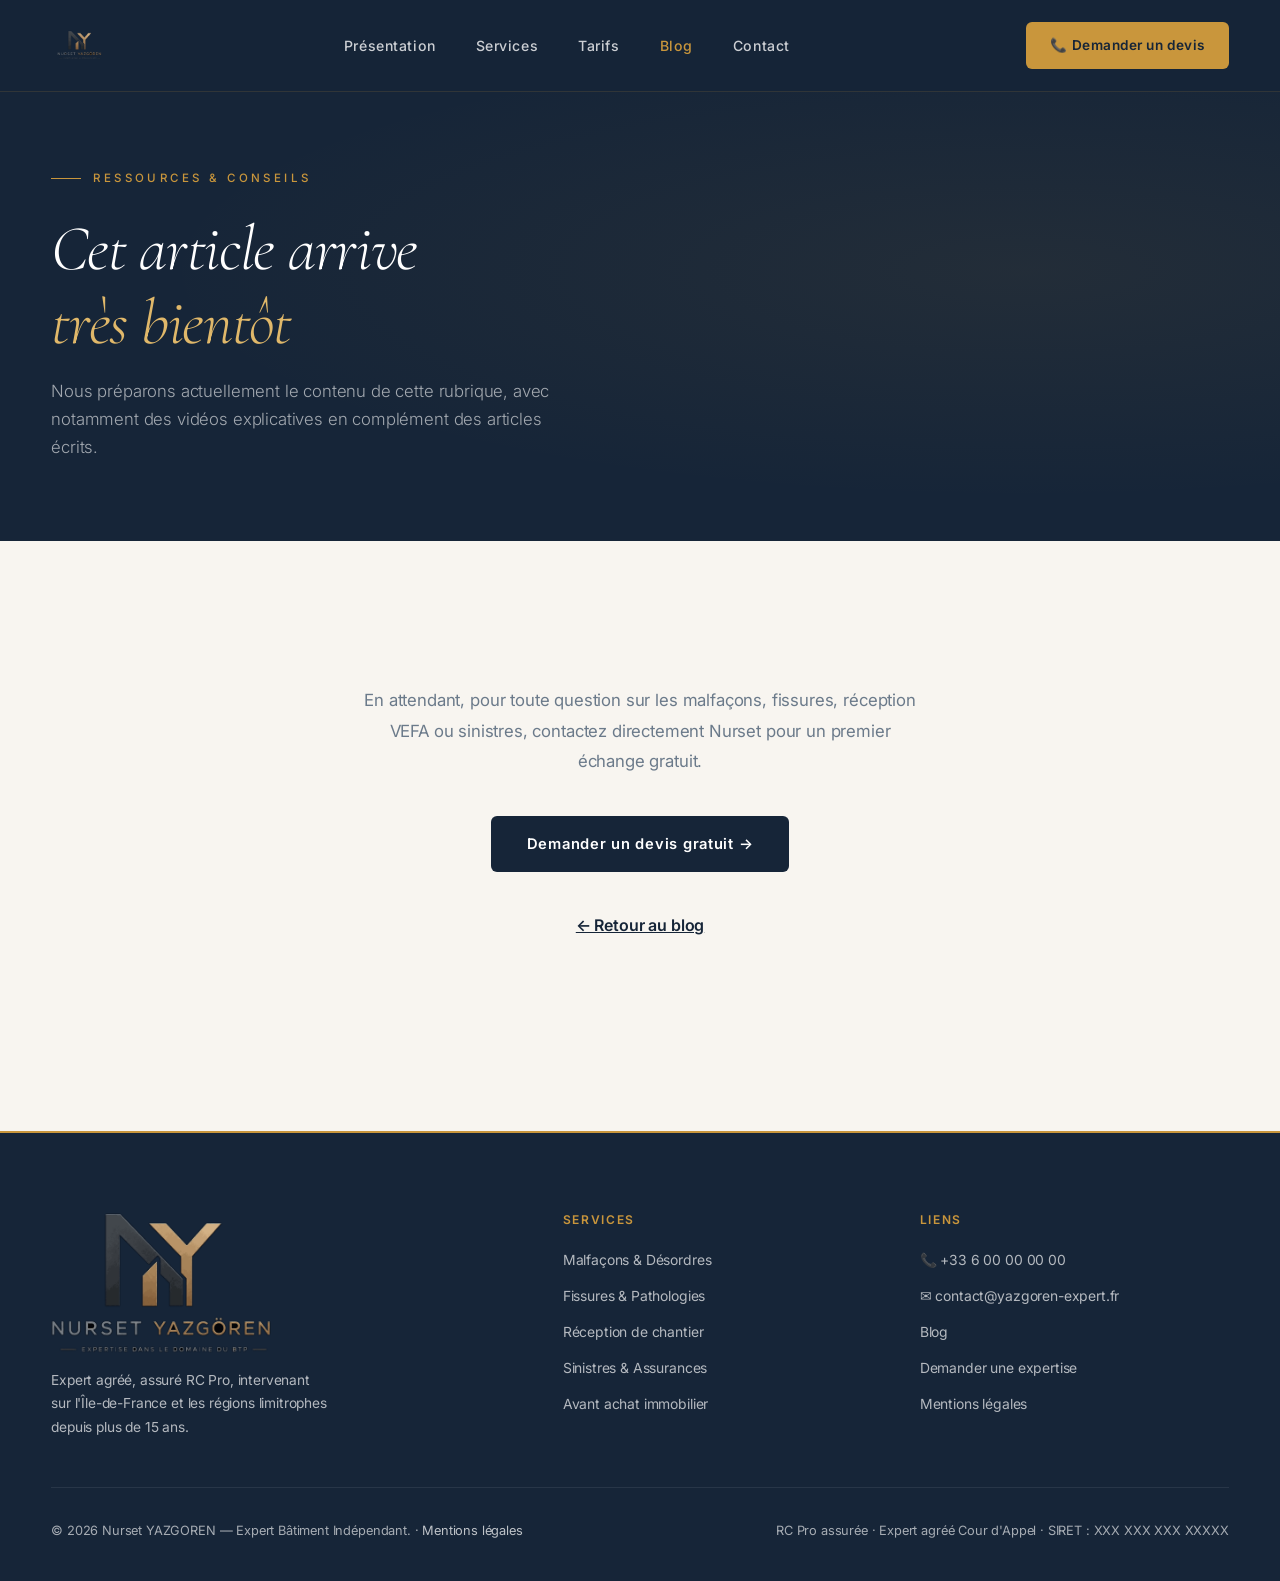
<file: bientot-disponible.html>
<!DOCTYPE html>
<html lang="fr">
<head>
  <meta charset="UTF-8"/>
    <link rel="icon" type="image/png" href="img/favicon.png">
<title>Article à venir — Blog Expert Bâtiment | Nurset YAZGOREN</title>
  <meta name="description" content="Page temporaire : un nouvel article consacré à l'expertise bâtiment sera bientôt disponible.">
<meta name="author" content="Nurset YAZGOREN">
  <meta name="robots" content="noindex, follow">
  <meta name="geo.region" content="FR-60 FR-95 FR-80">
  <meta name="geo.placename" content="Oise, Val-d'Oise, Somme">
  <link rel="canonical" href="https://www.yazgoren-expert.fr/bientot-disponible.html">
  <!-- Open Graph -->
  <meta property="og:type" content="website">
  <meta property="og:title" content="Article à venir — Nurset YAZGOREN Expert Bâtiment">
  <meta property="og:description" content="Un nouvel article consacré à l'expertise bâtiment sera bientôt disponible.">
  <meta property="og:locale" content="fr_FR">
  <meta property="og:site_name" content="Nurset YAZGOREN — Expert Bâtiment">
  <!-- Twitter Card -->
  <meta name="twitter:card" content="summary">
  <meta name="twitter:title" content="Article à venir — Nurset YAZGOREN Expert Bâtiment">
  <meta name="twitter:description" content="Un nouvel article consacré à l'expertise bâtiment sera bientôt disponible.">
<meta name="viewport" content="width=device-width,initial-scale=1.0"/>
  <link rel="preconnect" href="https://fonts.googleapis.com">

<link rel="preconnect" href="https://fonts.gstatic.com" crossorigin>
  <link href="https://fonts.googleapis.com/css2?family=Cormorant+Garamond:ital,wght@0,300;0,400;0,500;0,600;0,700;1,300;1,400;1,500;1,600&family=Inter:wght@300;400;500;600&display=swap" rel="stylesheet">
  <link rel="stylesheet" href="css/bientot-disponible.css">

</head>
<body>
  <a class="skip-link" href="#main-content">Passer au contenu principal</a>
  <header>
    <div class="container navbar">
      <a href="index.html" class="logo-link">
        <img src="img/log1.png" alt="Nurset YAZGÖREN — Expert Bâtiment BTP" class="logo-img-real">
      </a>
      <nav aria-label="Navigation principale"><ul class="nav-links" id="navLinks">
        <li><a href="index.html#about">Présentation</a></li>
        <li><a href="index.html#services">Services</a></li>
        <li><a href="index.html#tarifs">Tarifs</a></li>
        <li><a href="blog.html" aria-current="page" style="color:var(--gold);">Blog</a></li>
        <li><a href="contact.html">Contact</a></li>
      </ul></nav>
      <a href="contact.html" class="btn-nav desktop">📞 Demander un devis</a>
      <button type="button" class="menu-toggle" id="menuToggle" aria-controls="navLinks" aria-expanded="false" aria-label="Menu principal"><span></span><span></span><span></span></button>
    </div>
  </header>
  <main id="main-content" tabindex="-1">

  <section class="page-hero">
    <div class="container page-hero-inner fade-up visible">
      <div class="page-eyebrow"><div class="line"></div><span>Ressources & Conseils</span></div>
      <h1>Cet article arrive<br><em style="color:var(--gold-light);">très bientôt</em></h1>
      <p>Nous préparons actuellement le contenu de cette rubrique, avec notamment des vidéos explicatives en complément des articles écrits.</p>
    </div>
  </section>

  <section class="blog-section">
    <div class="container" style="text-align:center;padding:2rem 0 5rem;">
      <p style="font-size:1.05rem;color:var(--text-muted);max-width:560px;margin:0 auto 2.5rem;line-height:1.8;">
        En attendant, pour toute question sur les malfaçons, fissures, réception VEFA ou sinistres,
        contactez directement Nurset pour un premier échange gratuit.
      </p>
      <a href="contact.html" style="display:inline-flex;align-items:center;gap:.6rem;padding:1rem 2.2rem;background:var(--navy);color:var(--white);font-weight:600;font-size:.92rem;border-radius:6px;text-decoration:none;letter-spacing:.05em;font-family:'Inter',sans-serif;">
        Demander un devis gratuit →
      </a>
      <p style="margin-top:2.5rem;">
        <a href="blog.html" style="color:var(--navy);font-weight:600;text-decoration:underline;">← Retour au blog</a>
      </p>
    </div>
  </section>
  </main>
  <footer>
    <div class="container">
      <div class="footer-top">
        <div class="footer-brand"><div class="footer-logo-crop"><img src="img/log1.png" alt="Nurset YAZGÖREN" class="logo-img-footer-real"></div><p>Expert agréé, assuré RC Pro, intervenant sur l'Île-de-France et les régions limitrophes depuis plus de 15 ans.</p></div>
        <div class="footer-col"><h2>Services</h2><ul>
          <li><a href="index.html#services">Malfaçons & Désordres</a></li>
          <li><a href="index.html#services">Fissures & Pathologies</a></li>
          <li><a href="index.html#services">Réception de chantier</a></li>
          <li><a href="index.html#services">Sinistres & Assurances</a></li>
          <li><a href="index.html#services">Avant achat immobilier</a></li>
        </ul></div>
        <div class="footer-col"><h2>Liens</h2><ul>
          <li><a href="tel:+33600000000">📞 +33 6 00 00 00 00</a></li>
          <li><a href="mailto:contact@yazgoren-expert.fr">✉ contact@yazgoren-expert.fr</a></li>
          <li><a href="blog.html">Blog</a></li>
          <li><a href="contact.html">Demander une expertise</a></li>
          <li><a href="mentions-legales.html">Mentions légales</a></li>
        </ul></div>
      </div>
      <div class="footer-bottom">
        <p>© 2026 Nurset YAZGOREN — Expert Bâtiment Indépendant. · <a href="mentions-legales.html" style="color:rgba(255,255,255,0.72);text-decoration:none;">Mentions légales</a></p>
        <p>RC Pro assurée · Expert agréé Cour d'Appel · SIRET : XXX XXX XXX XXXXX</p>
      </div>
    </div>
  </footer>
  <script>
        const menuToggle = document.getElementById('menuToggle');
    const navLinks = document.getElementById('navLinks');

    if (menuToggle && navLinks) {
      menuToggle.addEventListener('click', (e) => {
        e.stopPropagation();
        navLinks.classList.toggle('open');
        menuToggle.setAttribute('aria-expanded', navLinks.classList.contains('open'));
        const spans = menuToggle.querySelectorAll('span');
        if (navLinks.classList.contains('open')) {
          spans[0].style.cssText = 'transform:translateY(7px) rotate(45deg)';
          spans[1].style.cssText = 'opacity:0; transform:scaleX(0)';
          spans[2].style.cssText = 'transform:translateY(-7px) rotate(-45deg)';
        } else {
          spans[0].style.cssText = '';
          spans[1].style.cssText = '';
          spans[2].style.cssText = '';
        }
      });
      navLinks.querySelectorAll('a').forEach(a => {
        a.addEventListener('click', () => {
          navLinks.classList.remove('open');
          menuToggle.setAttribute('aria-expanded', 'false');
          menuToggle.querySelectorAll('span').forEach(s => s.style.cssText = '');
        });
      });
      document.addEventListener('click', (e) => {
        if (!menuToggle.contains(e.target) && !navLinks.contains(e.target)) {
          navLinks.classList.remove('open');
          menuToggle.setAttribute('aria-expanded', 'false');
          menuToggle.querySelectorAll('span').forEach(s => s.style.cssText = '');
        }
      });
      document.addEventListener('keydown', (e) => {
        if (e.key === 'Escape' && navLinks.classList.contains('open')) {
          navLinks.classList.remove('open');
          menuToggle.setAttribute('aria-expanded', 'false');
          menuToggle.querySelectorAll('span').forEach(s => s.style.cssText = '');
          menuToggle.focus();
        }
      });
    }
    const obs=new IntersectionObserver(e=>{e.forEach(x=>{if(x.isIntersecting){x.target.classList.add('visible');obs.unobserve(x.target);}});},{threshold:.1});
    document.querySelectorAll('.fade-up').forEach(el=>obs.observe(el));
    const hdr=document.querySelector('header');
    window.addEventListener('scroll',()=>{hdr.style.background=window.scrollY>60?'rgba(22,37,56,0.99)':'rgba(22,37,56,0.97)';});
  </script>
</body>
</html>
</file>
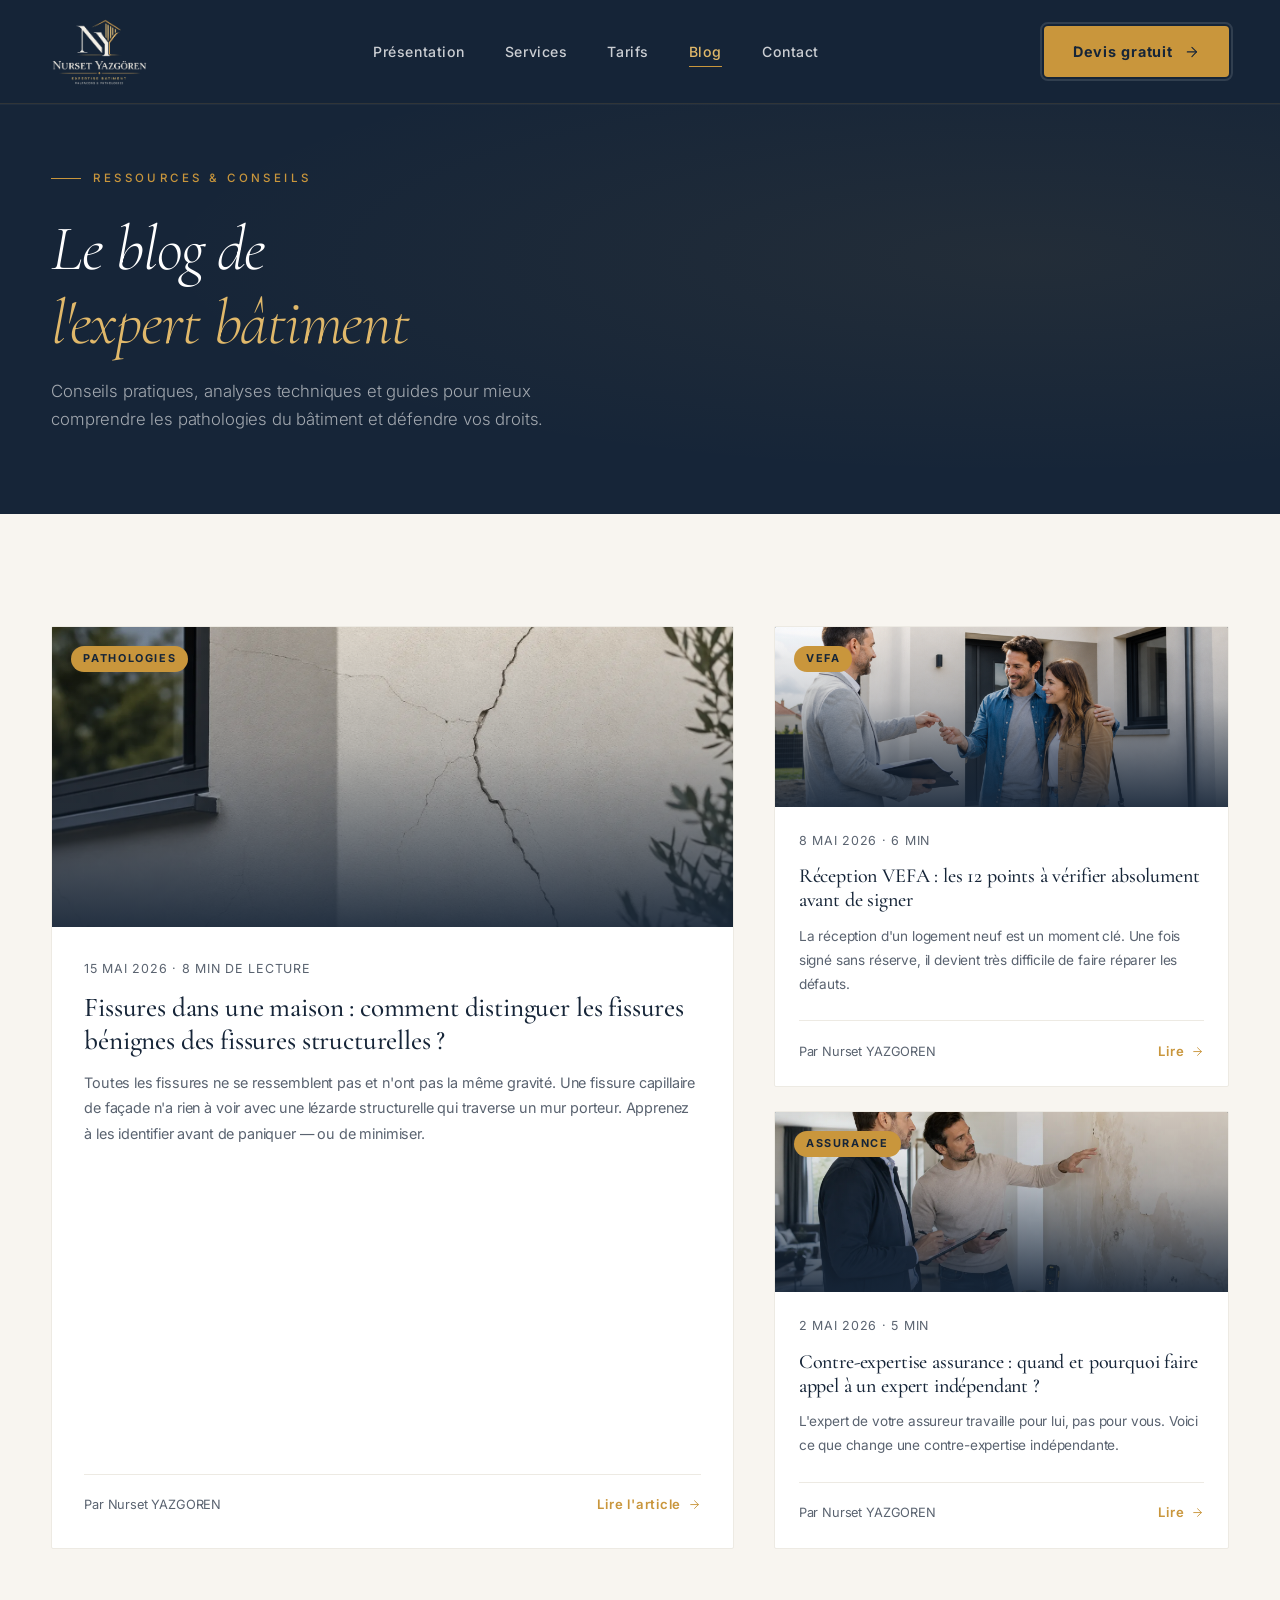
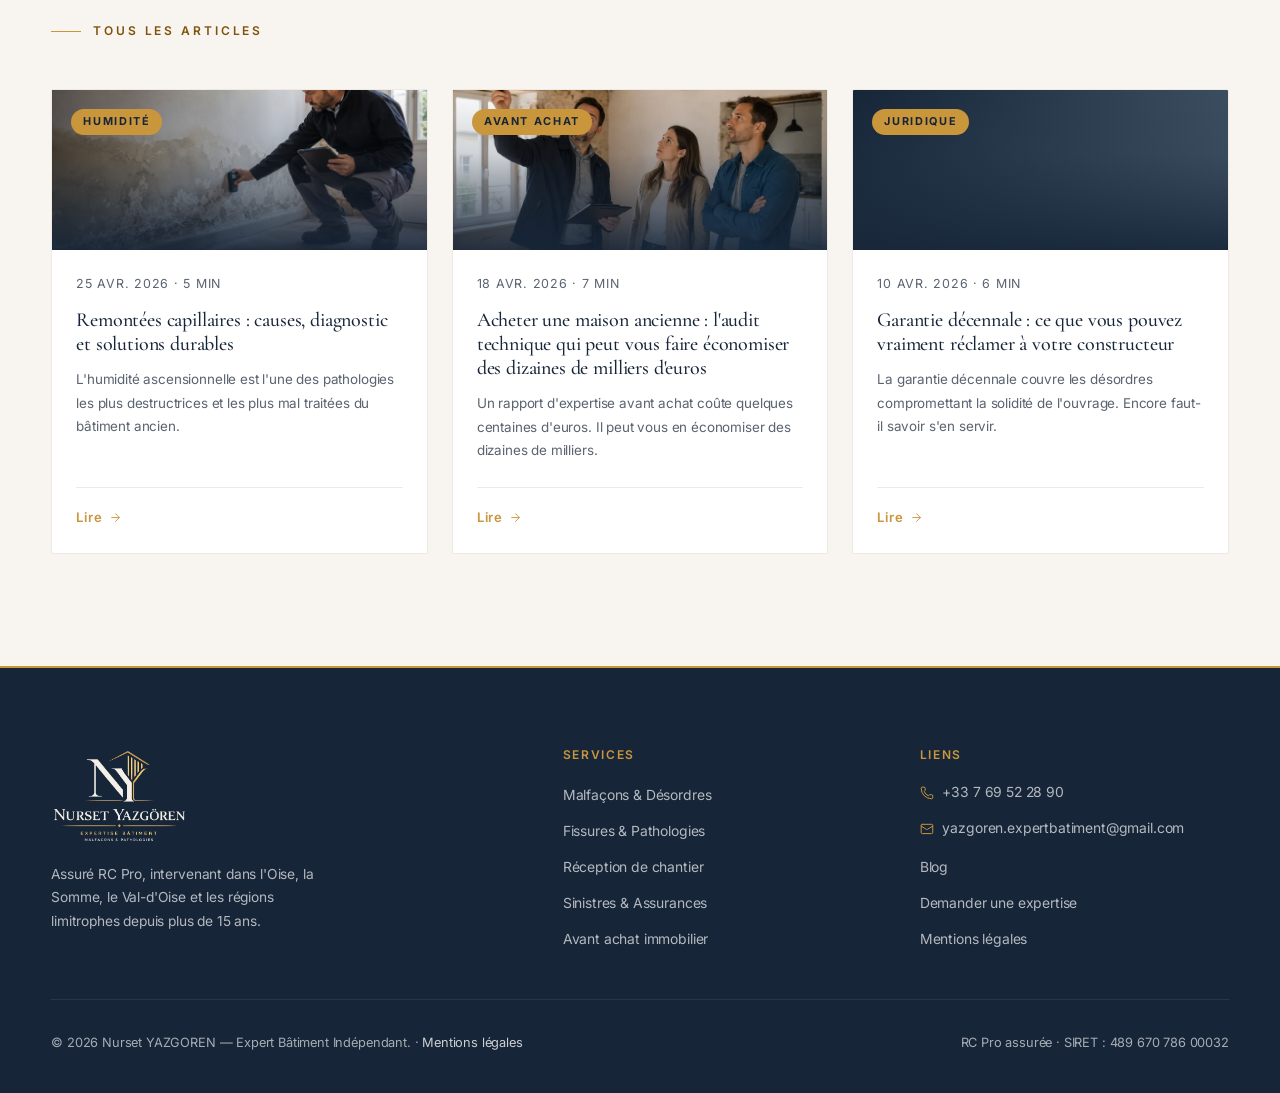
<file: blog.html>
<!DOCTYPE html>
<html lang="fr" class="no-js">
<head>
  <meta charset="UTF-8"/>
  <script>document.documentElement.classList.remove("no-js");</script>
    <link rel="icon" type="image/png" href="img/favicon.png">
<title>Blog Expertise Bâtiment — Conseils & Guides | Nurset YAZGOREN</title>
  <meta name="description" content="Conseils d'expert bâtiment, guides sur les fissures, malfaçons, VEFA et sinistres. Nurset YAZGOREN, expert indépendant dans l'Oise, le Val-d'Oise et la Somme.">
<meta name="author" content="Nurset YAZGOREN">
  <meta name="robots" content="index, follow">
  <link rel="canonical" href="https://www.yazgoren-expert.fr/blog.html">
  <!-- Open Graph -->
  <meta property="og:type" content="website">
  <meta property="og:title" content="Blog — Conseils Expertise Bâtiment | Nurset YAZGOREN">
  <meta property="og:description" content="Conseils d'expert bâtiment, guides sur les fissures, malfaçons, VEFA et sinistres. Nurset YAZGOREN, expert indépendant dans l'Oise, le Val-d'Oise et la Somme.">
  <meta property="og:locale" content="fr_FR">
  <meta property="og:site_name" content="Nurset YAZGOREN — Expert Bâtiment">
  <meta property="og:url" content="https://www.yazgoren-expert.fr/blog.html">
  <!-- Twitter Card -->
  <meta name="twitter:card" content="summary">
  <meta name="twitter:title" content="Blog — Conseils Expertise Bâtiment | Nurset YAZGOREN">
  <meta name="twitter:description" content="Conseils d'expert bâtiment, guides sur les fissures, malfaçons, VEFA et sinistres. Nurset YAZGOREN, expert indépendant dans l'Oise, le Val-d'Oise et la Somme.">
  <script type="application/ld+json">
    {
      "@context": "https://schema.org",
      "@type": "Blog",
      "name": "Blog — Nurset YAZGOREN Expert Bâtiment",
      "url": "https://www.yazgoren-expert.fr/blog.html",
      "author": {"@type": "Person", "name": "Nurset YAZGOREN"},
      "description": "Conseils et guides pratiques sur l'expertise bâtiment dans l'Oise, le Val-d'Oise et la Somme."
    }
  </script>
  <meta name="viewport" content="width=device-width,initial-scale=1.0"/>
  <link rel="preconnect" href="https://fonts.googleapis.com">
  <link rel="preconnect" href="https://fonts.gstatic.com" crossorigin>
  <link rel="stylesheet" href="https://fonts.googleapis.com/css2?family=Cormorant+Garamond:ital,wght@0,300;0,400;0,500;0,600;0,700;1,300;1,400;1,500;1,600&family=Inter:wght@300;400;500;600&display=swap">
  <link rel="stylesheet" href="style.css?v=4">
    <link rel="stylesheet" href="css/blog.css">
</head>
<body>
<svg xmlns="http://www.w3.org/2000/svg" width="0" height="0" style="position:absolute" aria-hidden="true" focusable="false">
  <symbol id="i-arrow-right" viewBox="0 0 24 24"><path d="M5 12h14" />
  <path d="m12 5 7 7-7 7" /></symbol>
  <symbol id="i-phone" viewBox="0 0 24 24"><path d="M13.832 16.568a1 1 0 0 0 1.213-.303l.355-.465A2 2 0 0 1 17 15h3a2 2 0 0 1 2 2v3a2 2 0 0 1-2 2A18 18 0 0 1 2 4a2 2 0 0 1 2-2h3a2 2 0 0 1 2 2v3a2 2 0 0 1-.8 1.6l-.468.351a1 1 0 0 0-.292 1.233 14 14 0 0 0 6.392 6.384" /></symbol>
  <symbol id="i-mail" viewBox="0 0 24 24"><path d="m22 7-8.991 5.727a2 2 0 0 1-2.009 0L2 7" />
  <rect x="2" y="4" width="20" height="16" rx="2" /></symbol>
  <symbol id="i-circle-check" viewBox="0 0 24 24"><circle cx="12" cy="12" r="10" />
  <path d="m16 9-5.5 5.5L8 12" /></symbol>
  <symbol id="i-circle-x" viewBox="0 0 24 24"><circle cx="12" cy="12" r="10" />
  <path d="m15 9-6 6" />
  <path d="m9 9 6 6" /></symbol>
</svg>
  <a class="skip-link" href="#main-content">Passer au contenu principal</a>
  <header>
    <div class="container navbar">
      <a href="index.html" class="logo-link" aria-label="Nurset YAZGÖREN — Accueil">
        <img src="img/log1-clair.png" alt="Nurset YAZGÖREN — Expert Bâtiment BTP" class="logo-img-real" width="509" height="327">
      </a>
      <nav aria-label="Navigation principale"><ul class="nav-links" id="navLinks">
        <li><a href="index.html#about">Présentation</a></li>
        <li><a href="index.html#services">Services</a></li>
        <li><a href="index.html#tarifs">Tarifs</a></li>
        <li><a href="blog.html" aria-current="page">Blog</a></li>
        <li><a href="contact.html">Contact</a></li>
      </ul></nav>
      <a href="contact.html" class="btn-nav desktop">Devis gratuit <svg class="icon" aria-hidden="true" focusable="false"><use href="#i-arrow-right"/></svg></a>
      <button type="button" class="menu-toggle" id="menuToggle" aria-controls="navLinks" aria-expanded="false" aria-label="Menu principal"><span></span><span></span><span></span></button>
    </div>
  </header>
  <main id="main-content" tabindex="-1">

  <section class="page-hero">
    <div class="container page-hero-inner fade-up visible">
      <div class="page-eyebrow"><div class="line"></div><span>Ressources & Conseils</span></div>
      <h1>Le blog de<br><em style="color:var(--gold-light);">l'expert bâtiment</em></h1>
      <p>Conseils pratiques, analyses techniques et guides pour mieux comprendre les pathologies du bâtiment et défendre vos droits.</p>
    </div>
  </section>

  <section class="blog-section">
    <div class="container">

      <!-- Article en vedette -->
      <div class="blog-featured fade-up">
        <a href="bientot-disponible.html" class="article-featured">
          <div class="article-img" style="background:linear-gradient(135deg, #162538 0%, #1a3040 100%);">
            <img class="article-img-photo" src="img/PATOLOGIE.webp" alt="fissures dans une maison" loading="lazy" decoding="async">
            <div class="article-img-overlay"></div>
            <span class="article-cat">Pathologies</span>
          </div>
          <div class="article-body">
            <div class="article-meta">15 mai 2026 · 8 min de lecture</div>
            <h2 class="article-title">Fissures dans une maison : comment distinguer les fissures bénignes des fissures structurelles ?</h2>
            <p class="article-excerpt">Toutes les fissures ne se ressemblent pas et n'ont pas la même gravité. Une fissure capillaire de façade n'a rien à voir avec une lézarde structurelle qui traverse un mur porteur. Apprenez à les identifier avant de paniquer — ou de minimiser.</p>
            <div class="article-footer">
              <span class="article-author">Par Nurset YAZGOREN</span>
              <span class="article-link">Lire l'article <svg class="icon" aria-hidden="true" focusable="false"><use href="#i-arrow-right"/></svg></span>
            </div>
          </div>
        </a>

        <div style="display:flex; flex-direction:column; gap:1.5rem;">
          <a href="bientot-disponible.html" class="article-featured">
            <div class="article-img article-img-sm article-img-vefa">
              <img class="article-img-photo" src="img/VEFA.webp" alt="Un couple reçoit les clés de sa maison neuve" loading="lazy" decoding="async">
              <div class="article-img-overlay"></div>
              <span class="article-cat">VEFA</span>
            </div>
            <div class="article-body article-body-sm">
              <div class="article-meta">8 mai 2026 · 6 min</div>
              <h2 class="article-title article-title-sm">Réception VEFA : les 12 points à vérifier absolument avant de signer</h2>
              <p class="article-excerpt" style="font-size:.85rem;">La réception d'un logement neuf est un moment clé. Une fois signé sans réserve, il devient très difficile de faire réparer les défauts.</p>
              <div class="article-footer">
                <span class="article-author">Par Nurset YAZGOREN</span>
                <span class="article-link">Lire <svg class="icon" aria-hidden="true" focusable="false"><use href="#i-arrow-right"/></svg></span>
              </div>
            </div>
          </a>

          <a href="bientot-disponible.html" class="article-featured">
            <div class="article-img article-img-sm" style="background:linear-gradient(135deg, #4A5E70 0%, #162538 100%);">
              <img class="article-img-photo" src="img/ASSURANCE.webp" alt="Un client discute avec son assureur" loading="lazy" decoding="async">
              <div class="article-img-overlay"></div>
              <span class="article-cat">Assurance</span>
            </div>
            <div class="article-body article-body-sm">
              <div class="article-meta">2 mai 2026 · 5 min</div>
              <h2 class="article-title article-title-sm">Contre-expertise assurance : quand et pourquoi faire appel à un expert indépendant ?</h2>
              <p class="article-excerpt" style="font-size:.85rem;">L'expert de votre assureur travaille pour lui, pas pour vous. Voici ce que change une contre-expertise indépendante.</p>
              <div class="article-footer">
                <span class="article-author">Par Nurset YAZGOREN</span>
                <span class="article-link">Lire <svg class="icon" aria-hidden="true" focusable="false"><use href="#i-arrow-right"/></svg></span>
              </div>
            </div>
          </a>
        </div>
      </div>

      <!-- Grille articles -->
      <div class="section-label fade-up">
        <div class="line"></div>
        <span>Tous les articles</span>
      </div>

      <div class="blog-grid fade-up" style="margin-top:2rem;">
        <a href="bientot-disponible.html" class="article-card">
          <div class="article-img" style="background:linear-gradient(135deg, #162538 0%, #162538 100%);">
            <img class="article-img-photo" src="img/HUMIDITE.webp" alt="Un client discute avec son assureur" loading="lazy" decoding="async">
            <div class="article-img-overlay"></div>
            <span class="article-cat">Humidité</span>
          </div>
          <div class="article-body article-body-sm">
            <div class="article-meta">25 avr. 2026 · 5 min</div>
            <h3 class="article-title article-title-sm">Remontées capillaires : causes, diagnostic et solutions durables</h3>
            <p class="article-excerpt" style="font-size:.84rem;">L'humidité ascensionnelle est l'une des pathologies les plus destructrices et les plus mal traitées du bâtiment ancien.</p>
            <div class="article-footer">
              <span class="article-link">Lire <svg class="icon" aria-hidden="true" focusable="false"><use href="#i-arrow-right"/></svg></span>
            </div>
          </div>
        </a>

        <a href="bientot-disponible.html" class="article-card">
          <div class="article-img" style="background:linear-gradient(135deg, #162538 0%, #2a4555 100%);">
            <img class="article-img-photo" src="img/AVANT-ACHAT.webp" alt="Un client discute avec un expert immobilier" loading="lazy" decoding="async">
            <div class="article-img-overlay"></div>
            <span class="article-cat">Avant achat</span>
          </div>
          <div class="article-body article-body-sm">
            <div class="article-meta">18 avr. 2026 · 7 min</div>
            <h3 class="article-title article-title-sm">Acheter une maison ancienne : l'audit technique qui peut vous faire économiser des dizaines de milliers d'euros</h3>
            <p class="article-excerpt" style="font-size:.84rem;">Un rapport d'expertise avant achat coûte quelques centaines d'euros. Il peut vous en économiser des dizaines de milliers.</p>
            <div class="article-footer">
              <span class="article-link">Lire <svg class="icon" aria-hidden="true" focusable="false"><use href="#i-arrow-right"/></svg></span>
            </div>
          </div>
        </a>

        <a href="bientot-disponible.html" class="article-card">
          <div class="article-img" style="background:linear-gradient(135deg, #162538 0%, #4A5E70 100%);">
            <div class="article-img-overlay"></div>
            <span class="article-cat">Juridique</span>
          </div>
          <div class="article-body article-body-sm">
            <div class="article-meta">10 avr. 2026 · 6 min</div>
            <h3 class="article-title article-title-sm">Garantie décennale : ce que vous pouvez vraiment réclamer à votre constructeur</h3>
            <p class="article-excerpt" style="font-size:.84rem;">La garantie décennale couvre les désordres compromettant la solidité de l'ouvrage. Encore faut-il savoir s'en servir.</p>
            <div class="article-footer">
              <span class="article-link">Lire <svg class="icon" aria-hidden="true" focusable="false"><use href="#i-arrow-right"/></svg></span>
            </div>
          </div>
        </a>
      </div>

    </div>
  </section>
  </main>
  <footer>
    <div class="container">
      <div class="footer-top">
        <div class="footer-brand"><img src="img/log1-clair.png" alt="Nurset YAZGÖREN — Expert Bâtiment BTP" class="logo-img-footer-real" width="509" height="327" loading="lazy"><p> Assuré RC Pro, intervenant dans l'Oise, la Somme, le Val-d'Oise et les régions limitrophes depuis plus de 15 ans.</p></div>
        <div class="footer-col"><h2>Services</h2><ul>
          <li><a href="index.html#services">Malfaçons & Désordres</a></li>
          <li><a href="index.html#services">Fissures & Pathologies</a></li>
          <li><a href="index.html#services">Réception de chantier</a></li>
          <li><a href="index.html#services">Sinistres & Assurances</a></li>
          <li><a href="index.html#services">Avant achat immobilier</a></li>
        </ul></div>
        <div class="footer-col"><h2>Liens</h2><ul>
          <li><a href="tel:+33769522890"><svg class="icon" aria-hidden="true" focusable="false"><use href="#i-phone"/></svg> +33 7 69 52 28 90</a></li>
          <li><a href="mailto:yazgoren.expertbatiment@gmail.com"><svg class="icon" aria-hidden="true" focusable="false"><use href="#i-mail"/></svg> yazgoren.expertbatiment@gmail.com</a></li>
          <li><a href="blog.html">Blog</a></li>
          <li><a href="contact.html">Demander une expertise</a></li>
          <li><a href="mentions-legales.html">Mentions légales</a></li>
        </ul></div>
      </div>
      <div class="footer-bottom">
        <p>© 2026 Nurset YAZGOREN — Expert Bâtiment Indépendant. · <a href="mentions-legales.html" class="footer-legal-link">Mentions légales</a></p>
        <p>RC Pro assurée ·   SIRET : 489 670 786 00032</p>
      </div>
    </div>
  </footer>
  <script src="main.js"></script>
  <script>
    const obs=new IntersectionObserver(e=>{e.forEach(x=>{if(x.isIntersecting){x.target.classList.add('visible');obs.unobserve(x.target);}});},{threshold:.1});
    document.querySelectorAll('.fade-up').forEach(el=>obs.observe(el));
    const hdr=document.querySelector('header');
    window.addEventListener('scroll',()=>{hdr.style.background=window.scrollY>60?'rgba(22,37,56,0.99)':'rgba(22,37,56,0.97)';});
  </script>
</body>
</html>
</file>
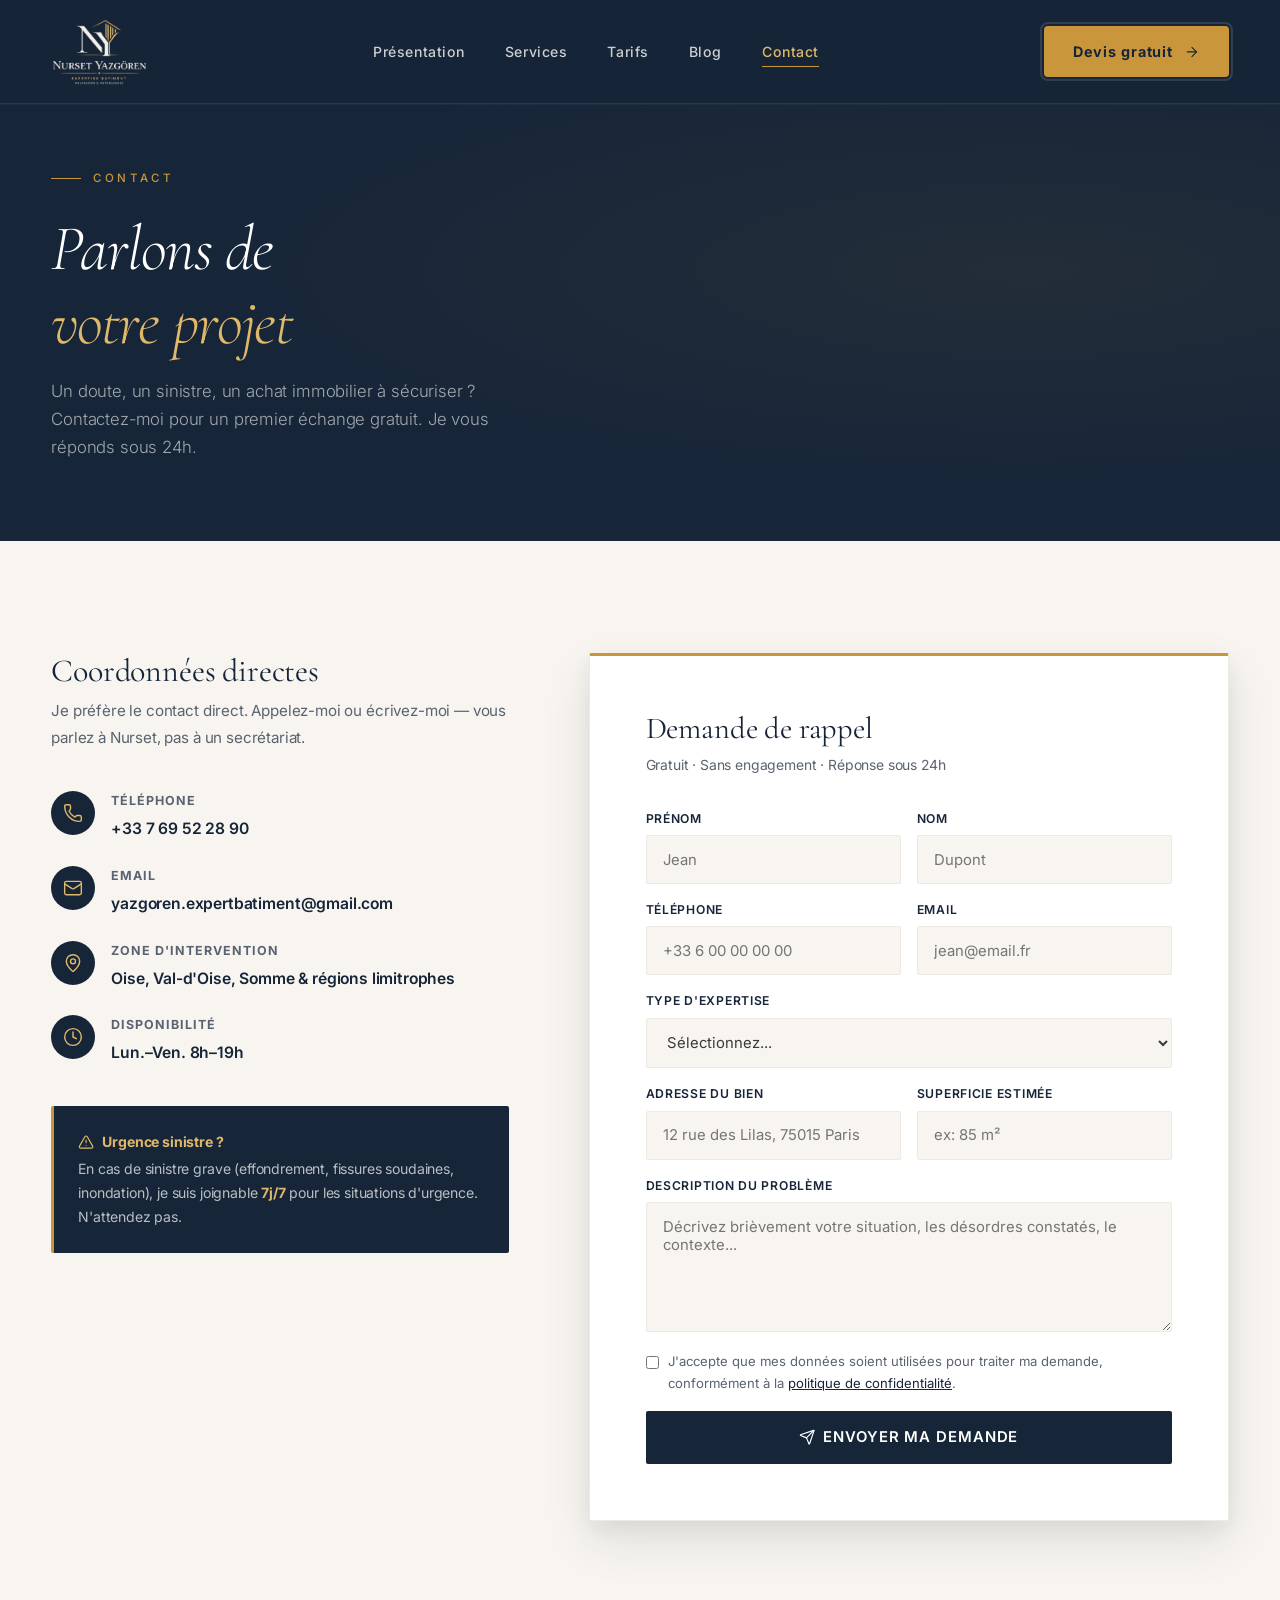
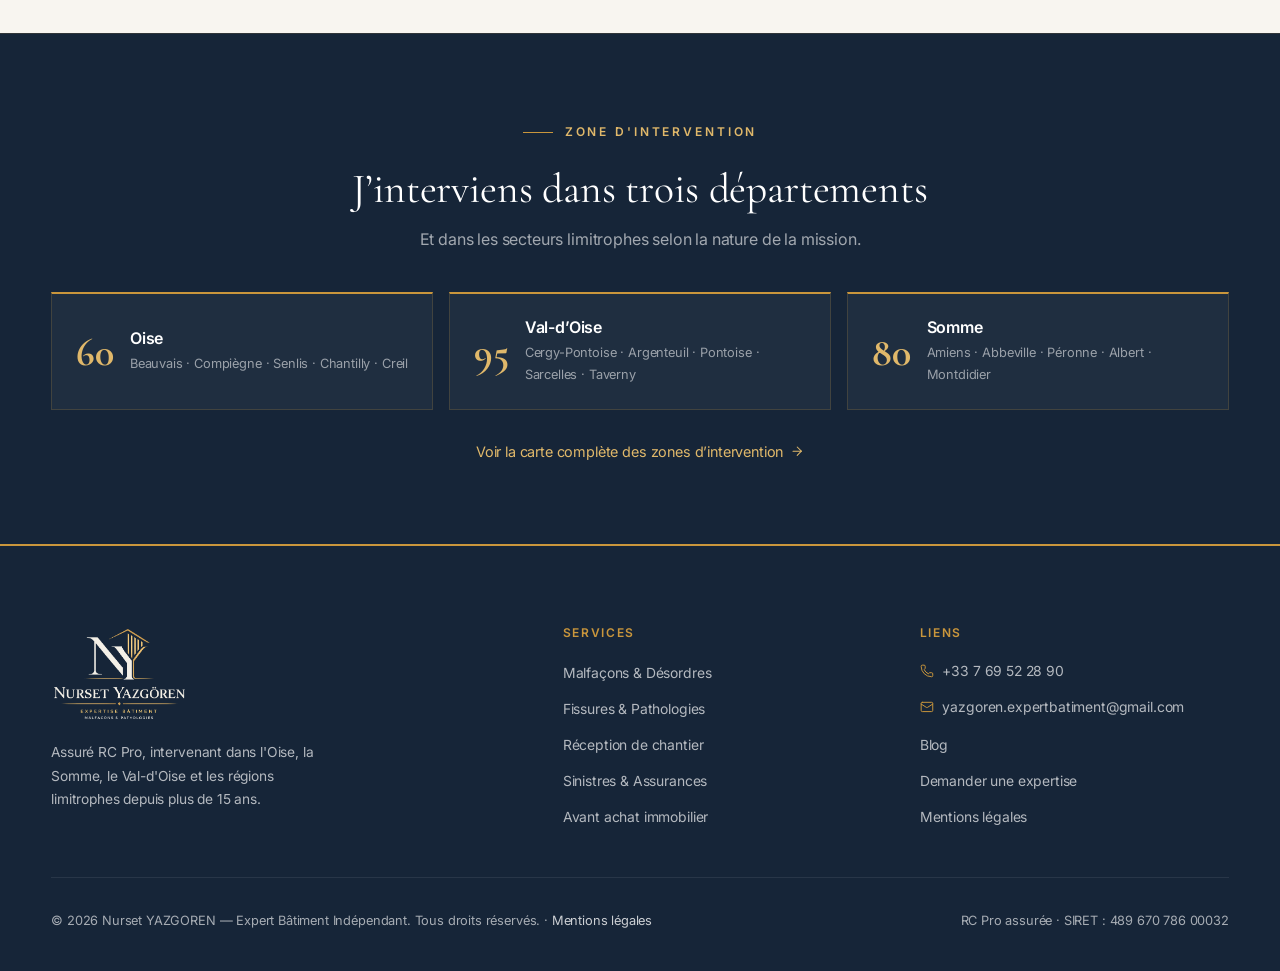
<file: contact.html>
<!DOCTYPE html>
<html lang="fr" class="no-js">
<head>
  <meta charset="UTF-8"/>
  <script>document.documentElement.classList.remove("no-js");</script>
    <link rel="icon" type="image/png" href="img/favicon.png">
<title>Contact — Expert Bâtiment Oise, Val-d'Oise, Somme | Nurset YAZGOREN</title>
  <meta name="description" content="Contactez Nurset YAZGOREN, expert bâtiment indépendant dans l'Oise (60), le Val-d'Oise (95) et la Somme (80). Devis gratuit, réponse sous 24h. Beauvais, Cergy, Amiens et alentours.">
<meta name="author" content="Nurset YAZGOREN">
  <meta name="robots" content="index, follow">
  <link rel="canonical" href="https://www.yazgoren-expert.fr/contact.html">
  <!-- Open Graph -->
  <meta property="og:type" content="website">
  <meta property="og:title" content="Contact — Nurset YAZGOREN Expert Bâtiment">
  <meta property="og:description" content="Contactez Nurset YAZGOREN, expert bâtiment indépendant dans l'Oise (60), le Val-d'Oise (95) et la Somme (80). Devis gratuit, réponse sous 24h. Beauvais, Cergy, Amiens et alentours.">
  <meta property="og:locale" content="fr_FR">
  <meta property="og:site_name" content="Nurset YAZGOREN — Expert Bâtiment">
  <meta property="og:url" content="https://www.yazgoren-expert.fr/contact.html">
  <!-- Twitter Card -->
  <meta name="twitter:card" content="summary">
  <meta name="twitter:title" content="Contact — Nurset YAZGOREN Expert Bâtiment">
  <meta name="twitter:description" content="Contactez Nurset YAZGOREN, expert bâtiment indépendant dans l'Oise (60), le Val-d'Oise (95) et la Somme (80). Devis gratuit, réponse sous 24h. Beauvais, Cergy, Amiens et alentours.">
  <meta name="viewport" content="width=device-width,initial-scale=1.0"/>
  <link rel="preconnect" href="https://fonts.googleapis.com">
  <link rel="preconnect" href="https://fonts.gstatic.com" crossorigin>
  <link href="https://fonts.googleapis.com/css2?family=Cormorant+Garamond:ital,wght@0,300;0,400;0,500;0,600;0,700;1,300;1,400;1,500;1,600&family=Inter:wght@300;400;500;600&display=swap" rel="stylesheet">
  <script src="https://challenges.cloudflare.com/turnstile/v0/api.js" async defer></script>
  <link rel="stylesheet" href="style.css?v=4">
    <link rel="stylesheet" href="css/contact.css">
</head>
<body>
<svg xmlns="http://www.w3.org/2000/svg" width="0" height="0" style="position:absolute" aria-hidden="true" focusable="false">
  <symbol id="i-arrow-right" viewBox="0 0 24 24"><path d="M5 12h14" />
  <path d="m12 5 7 7-7 7" /></symbol>
  <symbol id="i-phone" viewBox="0 0 24 24"><path d="M13.832 16.568a1 1 0 0 0 1.213-.303l.355-.465A2 2 0 0 1 17 15h3a2 2 0 0 1 2 2v3a2 2 0 0 1-2 2A18 18 0 0 1 2 4a2 2 0 0 1 2-2h3a2 2 0 0 1 2 2v3a2 2 0 0 1-.8 1.6l-.468.351a1 1 0 0 0-.292 1.233 14 14 0 0 0 6.392 6.384" /></symbol>
  <symbol id="i-mail" viewBox="0 0 24 24"><path d="m22 7-8.991 5.727a2 2 0 0 1-2.009 0L2 7" />
  <rect x="2" y="4" width="20" height="16" rx="2" /></symbol>
  <symbol id="i-map-pin" viewBox="0 0 24 24"><path d="M20 10c0 4.993-5.539 10.193-7.399 11.799a1 1 0 0 1-1.202 0C9.539 20.193 4 14.993 4 10a8 8 0 0 1 16 0" />
  <circle cx="12" cy="10" r="3" /></symbol>
  <symbol id="i-clock" viewBox="0 0 24 24"><circle cx="12" cy="12" r="10" />
  <path d="M12 6v6l4 2" /></symbol>
  <symbol id="i-triangle-alert" viewBox="0 0 24 24"><path d="m21.73 18-8-14a2 2 0 0 0-3.48 0l-8 14A2 2 0 0 0 4 21h16a2 2 0 0 0 1.73-3" />
  <path d="M12 9v4" />
  <path d="M12 17h.01" /></symbol>
  <symbol id="i-send" viewBox="0 0 24 24"><path d="M14.536 21.686a.5.5 0 0 0 .937-.024l6.5-19a.496.496 0 0 0-.635-.635l-19 6.5a.5.5 0 0 0-.024.937l7.93 3.18a2 2 0 0 1 1.112 1.11z" />
  <path d="m21.854 2.147-10.94 10.939" /></symbol>
  <symbol id="i-circle-check" viewBox="0 0 24 24"><circle cx="12" cy="12" r="10" />
  <path d="m16 9-5.5 5.5L8 12" /></symbol>
  <symbol id="i-circle-x" viewBox="0 0 24 24"><circle cx="12" cy="12" r="10" />
  <path d="m15 9-6 6" />
  <path d="m9 9 6 6" /></symbol>
</svg>
  <a class="skip-link" href="#main-content">Passer au contenu principal</a>
  <header>
    <div class="container navbar">
      <a href="index.html" class="logo-link" aria-label="Nurset YAZGÖREN — Accueil">
        <img src="img/log1-clair.png" alt="Nurset YAZGÖREN — Expert Bâtiment BTP" class="logo-img-real" width="509" height="327">
      </a>
      <nav aria-label="Navigation principale"><ul class="nav-links" id="navLinks">
        <li><a href="index.html#about">Présentation</a></li>
        <li><a href="index.html#services">Services</a></li>
        <li><a href="index.html#tarifs">Tarifs</a></li>
        <li><a href="blog.html">Blog</a></li>
        <li><a href="contact.html" aria-current="page">Contact</a></li>
      </ul></nav>
      <a href="contact.html" class="btn-nav desktop">Devis gratuit <svg class="icon" aria-hidden="true" focusable="false"><use href="#i-arrow-right"/></svg></a>
      <button type="button" class="menu-toggle" id="menuToggle" aria-controls="navLinks" aria-expanded="false" aria-label="Menu principal">
        <span></span><span></span><span></span>
      </button>
    </div>
  </header>
  <main id="main-content" tabindex="-1">

  <section class="page-hero">
    <div class="container page-hero-inner fade-up visible">
      <div class="page-eyebrow"><div class="line"></div><span>Contact</span></div>
      <h1>Parlons de<br><em style="color:var(--gold-light);">votre projet</em></h1>
      <p>Un doute, un sinistre, un achat immobilier à sécuriser ? Contactez-moi pour un premier échange gratuit. Je vous réponds sous 24h.</p>
    </div>
  </section>

  <section class="contact-main">
    <div class="container">
      <div class="contact-main-grid">
        <div class="contact-sidebar fade-up">
          <h2>Coordonnées directes</h2>
          <p>Je préfère le contact direct. Appelez-moi ou écrivez-moi — vous parlez à Nurset, pas à un secrétariat.</p>

          <div class="contact-detail">
            <div class="cd-icon" aria-hidden="true"><svg class="icon" aria-hidden="true" focusable="false"><use href="#i-phone"/></svg></div>
            <div class="cd-text">
              <strong>Téléphone</strong>
              <a href="tel:+33769522890">+33 7 69 52 28 90</a>
            </div>
          </div>
          <div class="contact-detail">
            <div class="cd-icon" aria-hidden="true"><svg class="icon" aria-hidden="true" focusable="false"><use href="#i-mail"/></svg></div>
            <div class="cd-text">
              <strong>Email</strong>
              <a href="mailto:yazgoren.expertbatiment@gmail.com">yazgoren.expertbatiment@gmail.com</a>
            </div>
          </div>
          <div class="contact-detail">
            <div class="cd-icon" aria-hidden="true"><svg class="icon" aria-hidden="true" focusable="false"><use href="#i-map-pin"/></svg></div>
            <div class="cd-text">
              <strong>Zone d'intervention</strong>
              <span>Oise, Val-d'Oise, Somme & régions limitrophes</span>
            </div>
          </div>
          <div class="contact-detail">
            <div class="cd-icon" aria-hidden="true"><svg class="icon" aria-hidden="true" focusable="false"><use href="#i-clock"/></svg></div>
            <div class="cd-text">
              <strong>Disponibilité</strong>
              <span>Lun.–Ven. 8h–19h</span>
            </div>
          </div>

          <div class="urgence-box">
            <p><strong class="urgence-title"><svg class="icon" aria-hidden="true" focusable="false"><use href="#i-triangle-alert"/></svg> Urgence sinistre ?</strong><br>
            En cas de sinistre grave (effondrement, fissures soudaines, inondation), je suis joignable <strong>7j/7</strong> pour les situations d'urgence. N'attendez pas.</p>
          </div>
        </div>

        <div class="contact-form-box fade-up">
          <h3>Demande de rappel</h3>
          <p class="subtitle">Gratuit · Sans engagement · Réponse sous 24h</p>

          <form id="contactForm">
          <div class="form-row">
            <div class="form-field"><label for="prenom">Prénom</label><input id="prenom" type="text" name="prenom" autocomplete="given-name" placeholder="Jean" required></div>
            <div class="form-field"><label for="nom">Nom</label><input id="nom" type="text" name="nom" autocomplete="family-name" placeholder="Dupont" required></div>
          </div>
          <div class="form-row">
            <div class="form-field"><label for="telephone">Téléphone</label><input id="telephone" type="tel" name="telephone" autocomplete="tel" placeholder="+33 6 00 00 00 00" required></div>
            <div class="form-field"><label for="email">Email</label><input id="email" type="email" name="email" autocomplete="email" placeholder="jean@email.fr" required></div>
          </div>
          <div class="form-field">
            <label for="type_expertise">Type d'expertise</label>
            <select id="type_expertise" name="type_expertise" required>
              <option value="">Sélectionnez...</option>
              <option>Malfaçons / Désordres</option>
              <option>Fissures / Pathologies</option>
              <option>Réception de chantier / VEFA</option>
              <option>Sinistre / Contre-expertise</option>
              <option>Avant achat immobilier</option>
              <option>Suivi de travaux</option>
              <option>Expertise judiciaire</option>
              <option>Autre</option>
            </select>
          </div>
          <div class="form-row">
            <div class="form-field"><label for="adresse">Adresse du bien</label><input id="adresse" type="text" name="adresse" autocomplete="street-address" placeholder="12 rue des Lilas, 75015 Paris"></div>
            <div class="form-field"><label for="superficie">Superficie estimée</label><input id="superficie" type="text" name="superficie" placeholder="ex: 85 m²"></div>
          </div>
          <div class="form-field">
            <label for="message">Description du problème</label>
            <textarea id="message" name="message" placeholder="Décrivez brièvement votre situation, les désordres constatés, le contexte..." required></textarea>
          </div>

          <!-- Cloudflare Turnstile — remplacer YOUR_SITE_KEY par la vraie clé (voir notes de livraison) -->
          <div class="cf-turnstile" data-sitekey="0x4AAAAAAFCSRAVzZ7Yq_mob" style="margin-bottom:1.2rem;"></div>

          <div class="form-field" style="flex-direction:row;align-items:flex-start;gap:.6rem;">
            <input type="checkbox" name="consentement" id="consentement" required style="width:auto;margin-top:.3rem;">
            <label for="consentement" style="text-transform:none;font-weight:400;font-size:.82rem;color:var(--text-muted);letter-spacing:0;">
              J'accepte que mes données soient utilisées pour traiter ma demande, conformément à la <a href="mentions-legales.html" style="color:var(--navy);text-decoration:underline;">politique de confidentialité</a>.
            </label>
          </div>

          <button class="btn-submit" type="submit"><svg class="icon" aria-hidden="true" focusable="false"><use href="#i-send"/></svg> <span>Envoyer ma demande</span></button>

          <p id="formFeedback" role="status" style="margin-top:1rem;font-size:.88rem;display:none;"></p>
          </form>
        </div>
      </div>
    </div>
  </section>

  <section class="contact-areas" aria-labelledby="contact-areas-title">
    <div class="container">
      <div class="contact-areas-header">
        <div class="section-label">
          <div class="line"></div>
          <span>Zone d'intervention</span>
        </div>
        <h2 id="contact-areas-title">J’interviens dans trois départements</h2>
        <p>Et dans les secteurs limitrophes selon la nature de la mission.</p>
      </div>
      <div class="contact-areas-grid">
        <article class="contact-area-card">
          <span class="contact-area-number">60</span>
          <div>
            <h3>Oise</h3>
            <p>Beauvais · Compiègne · Senlis · Chantilly · Creil</p>
          </div>
        </article>
        <article class="contact-area-card">
          <span class="contact-area-number">95</span>
          <div>
            <h3>Val-d’Oise</h3>
            <p>Cergy-Pontoise · Argenteuil · Pontoise · Sarcelles · Taverny</p>
          </div>
        </article>
        <article class="contact-area-card">
          <span class="contact-area-number">80</span>
          <div>
            <h3>Somme</h3>
            <p>Amiens · Abbeville · Péronne · Albert · Montdidier</p>
          </div>
        </article>
      </div>
      <p class="contact-areas-link"><a href="index.html#geoMap">Voir la carte complète des zones d’intervention <svg class="icon" aria-hidden="true" focusable="false"><use href="#i-arrow-right"/></svg></a></p>
    </div>
  </section>
  </main>
  <footer>
    <div class="container">
      <div class="footer-top">
        <div class="footer-brand">
          <img src="img/log1-clair.png" alt="Nurset YAZGÖREN — Expert Bâtiment BTP" class="logo-img-footer-real" width="509" height="327" loading="lazy">
          <p> Assuré RC Pro, intervenant dans l'Oise, la Somme, le Val-d'Oise et les régions limitrophes depuis plus de 15 ans.</p>
        </div>
        <div class="footer-col">
          <h2>Services</h2>
          <ul>
            <li><a href="index.html#services">Malfaçons & Désordres</a></li>
            <li><a href="index.html#services">Fissures & Pathologies</a></li>
            <li><a href="index.html#services">Réception de chantier</a></li>
            <li><a href="index.html#services">Sinistres & Assurances</a></li>
            <li><a href="index.html#services">Avant achat immobilier</a></li>
          </ul>
        </div>
        <div class="footer-col">
          <h2>Liens</h2>
          <ul>
            <li><a href="tel:+33769522890"><svg class="icon" aria-hidden="true" focusable="false"><use href="#i-phone"/></svg> +33 7 69 52 28 90</a></li>
            <li><a href="mailto:yazgoren.expertbatiment@gmail.com"><svg class="icon" aria-hidden="true" focusable="false"><use href="#i-mail"/></svg> yazgoren.expertbatiment@gmail.com</a></li>
            <li><a href="blog.html">Blog</a></li>
            <li><a href="contact.html">Demander une expertise</a></li>
            <li><a href="mentions-legales.html">Mentions légales</a></li>
          </ul>
        </div>
      </div>
      <div class="footer-bottom">
        <p>© 2026 Nurset YAZGOREN — Expert Bâtiment Indépendant. Tous droits réservés. · <a href="mentions-legales.html" class="footer-legal-link">Mentions légales</a></p>
        <p>RC Pro assurée ·   SIRET : 489 670 786 00032</p>
      </div>
    </div>
  </footer>
  <script src="main.js?v=2"></script>
  <script>
    const observer = new IntersectionObserver(entries => {
      entries.forEach(e => { if(e.isIntersecting){ e.target.classList.add('visible'); observer.unobserve(e.target); } });
    }, { threshold: 0.1 });
    document.querySelectorAll('.fade-up').forEach(el => observer.observe(el));
    const header = document.querySelector('header');
    window.addEventListener('scroll', () => {
      header.style.background = window.scrollY > 60 ? 'rgba(22,37,56,0.99)' : 'rgba(22,37,56,0.97)';
    });

    // ─── Envoi du formulaire de contact ───
    const contactForm = document.getElementById('contactForm');
    const feedback = document.getElementById('formFeedback');

    function showFeedback(ok, message) {
      feedback.textContent = '';
      const icon = document.createElementNS('http://www.w3.org/2000/svg', 'svg');
      icon.setAttribute('class', 'icon');
      icon.setAttribute('aria-hidden', 'true');
      const use = document.createElementNS('http://www.w3.org/2000/svg', 'use');
      use.setAttribute('href', ok ? '#i-circle-check' : '#i-circle-x');
      icon.appendChild(use);
      const text = document.createElement('span');
      text.textContent = message;
      feedback.append(icon, text);
      feedback.style.color = ok ? '#1a7a3c' : '#c0392b';
      feedback.style.display = 'flex';
    }

    if (contactForm) {
      contactForm.addEventListener('submit', async (e) => {
        e.preventDefault();

        if (!contactForm.checkValidity()) {
          contactForm.reportValidity();
          return;
        }

        const submitBtn = contactForm.querySelector('.btn-submit');
        const label = submitBtn.querySelector('span');
        const originalLabel = label.textContent;
        submitBtn.disabled = true;
        label.textContent = 'Envoi en cours...';
        feedback.style.display = 'none';

        try {
          const formData = new FormData(contactForm);
          const response = await fetch('envoyer-devis.php', {
            method: 'POST',
            body: formData
          });
          const result = await response.json();

          if (result.success) {
            contactForm.reset();
            if (window.turnstile) window.turnstile.reset();
            showFeedback(true, 'Votre demande a bien été envoyée. Réponse sous 24h.');
          } else {
            showFeedback(false, result.message || "Une erreur est survenue, merci de réessayer ou d'appeler directement.");
          }
        } catch (err) {
          showFeedback(false, "Impossible d'envoyer le message pour le moment. Merci d'appeler directement ou d'écrire par email.");
        } finally {
          submitBtn.disabled = false;
          label.textContent = originalLabel;
        }
      });
    }
  </script>
</body>
</html>
</file>
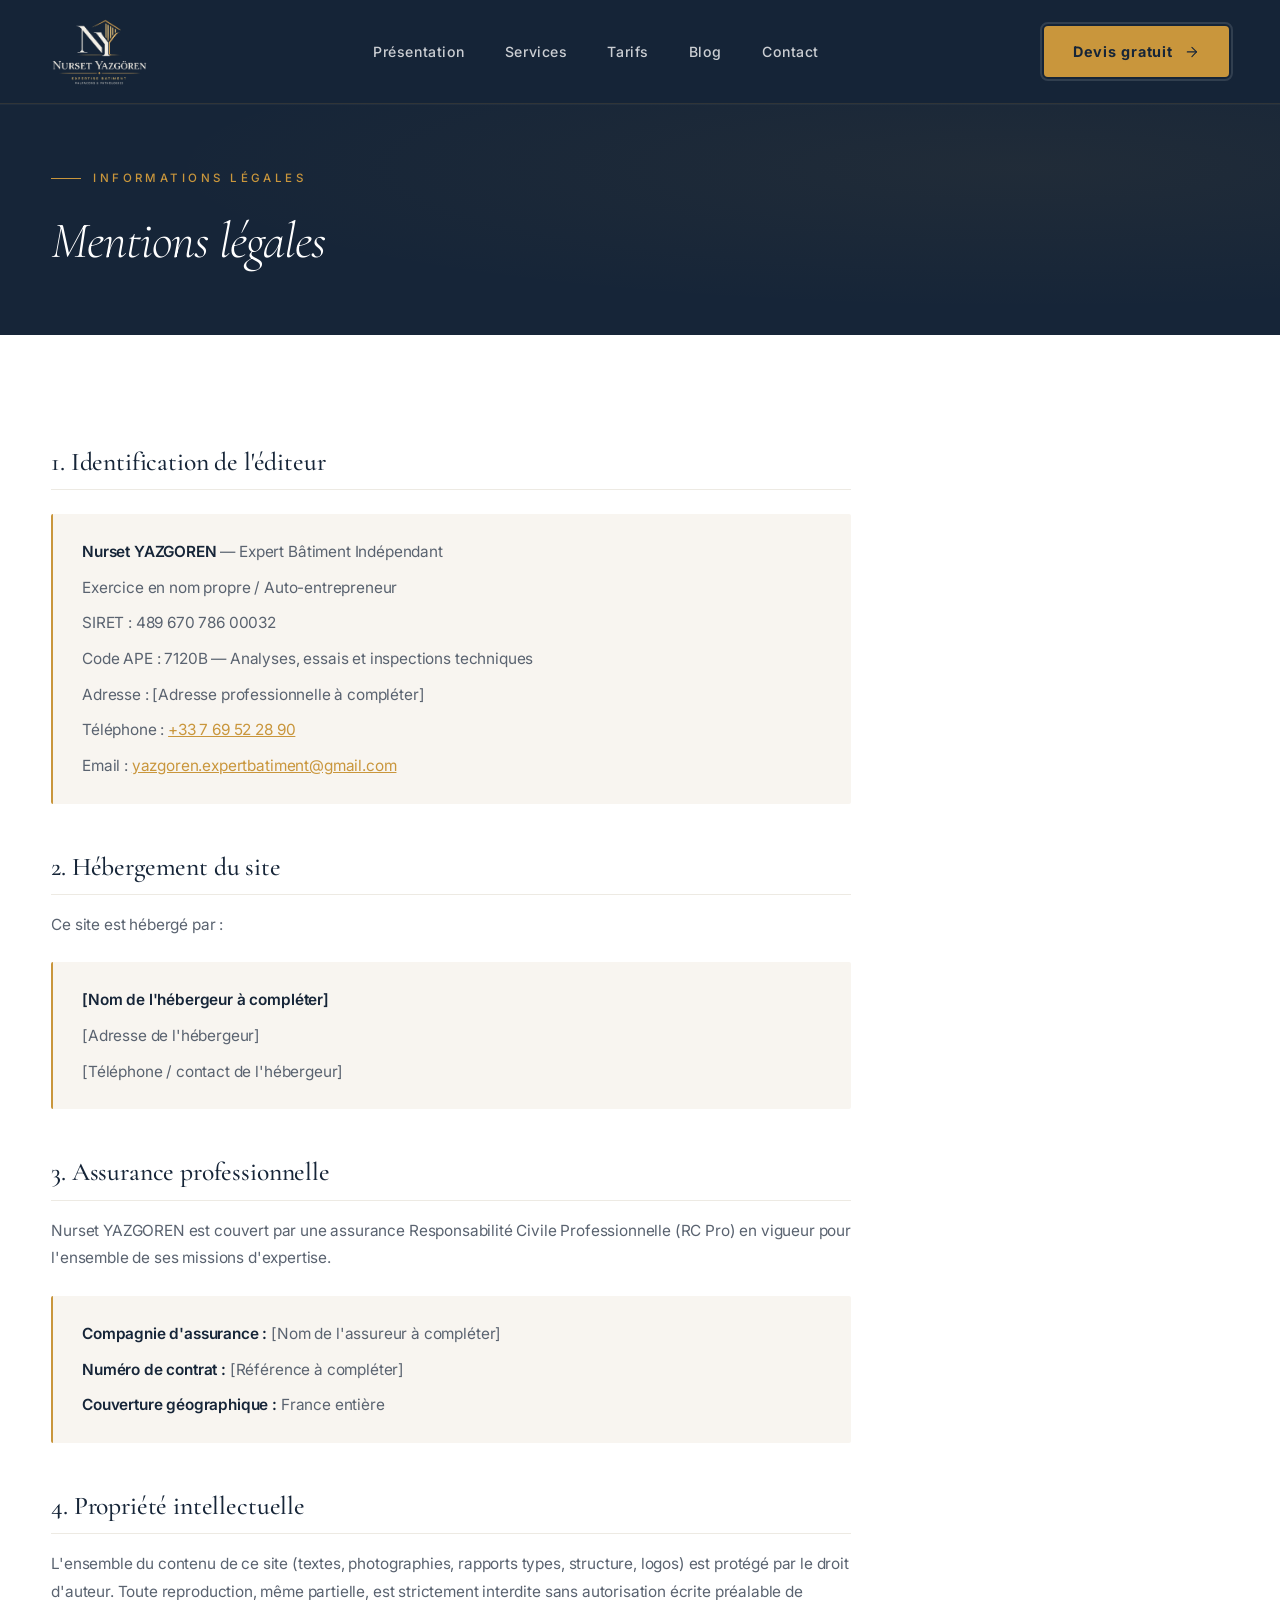
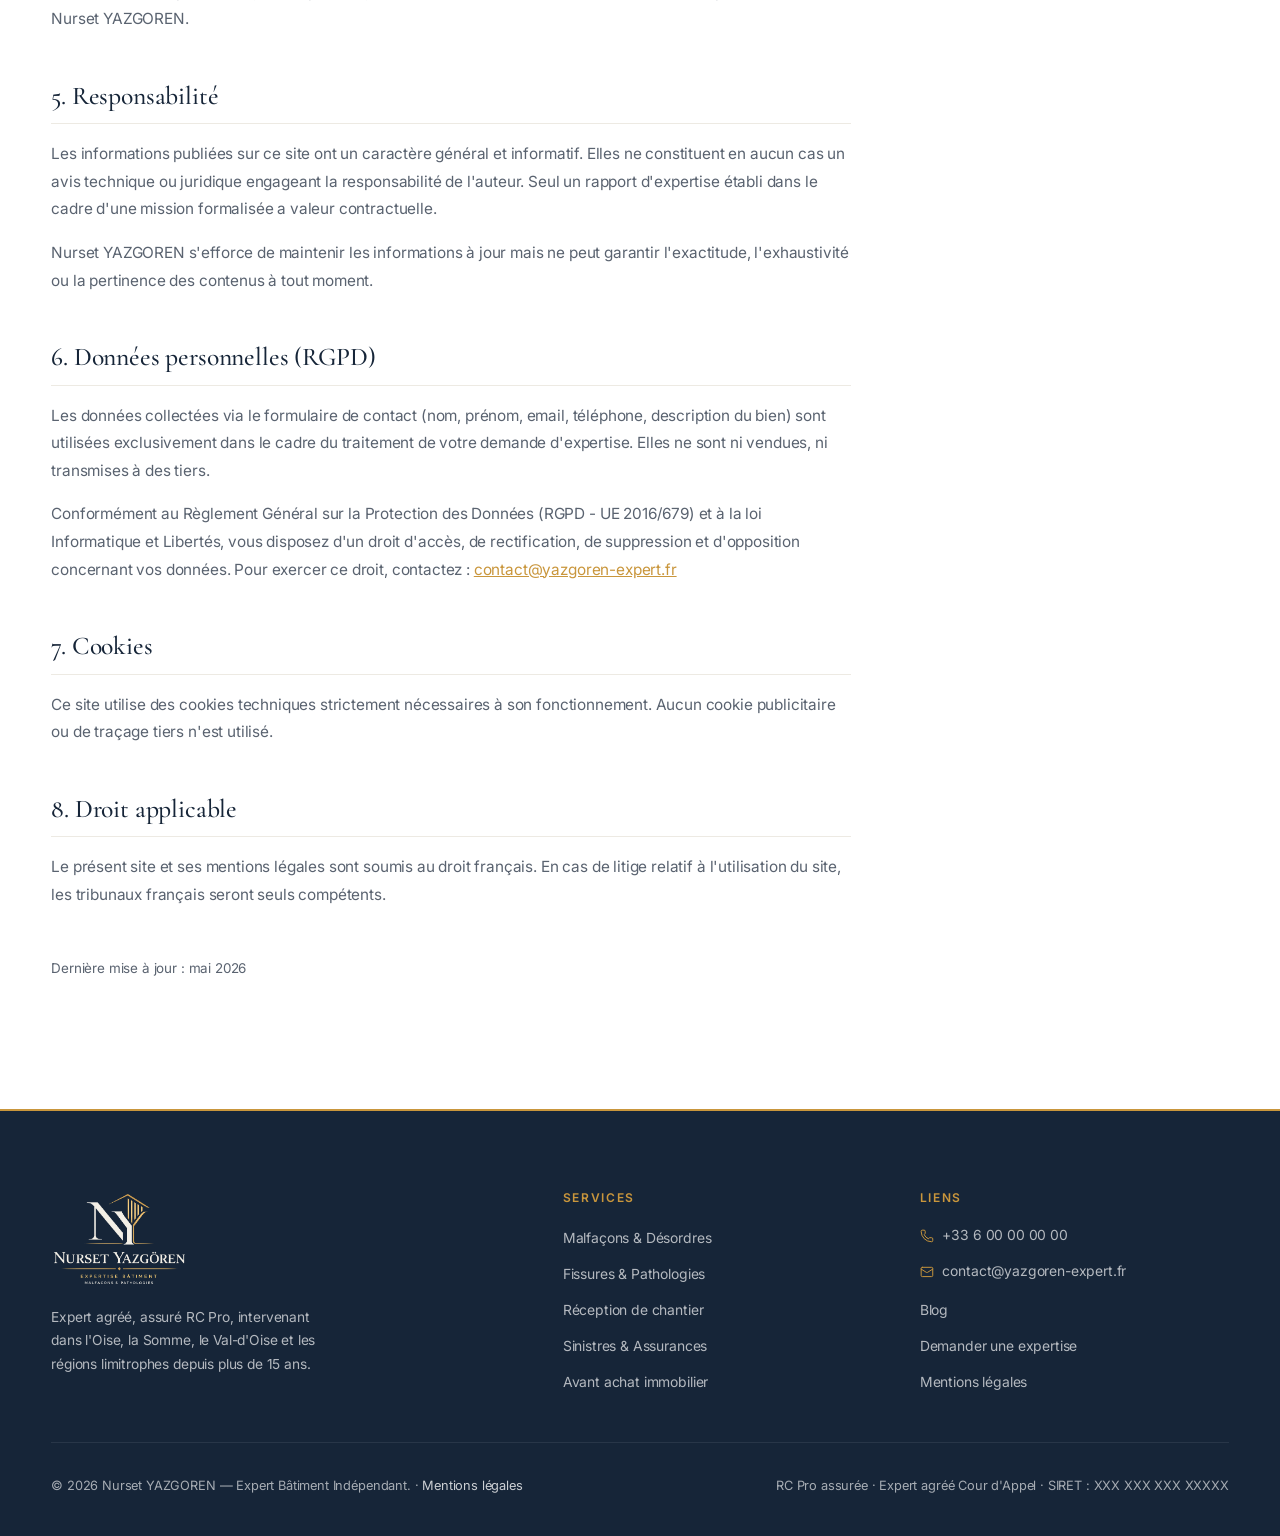
<file: mentions-legales.html>
<!DOCTYPE html>
<html lang="fr" class="no-js">
<head>
  <meta charset="UTF-8"/>
  <script>document.documentElement.classList.remove("no-js");</script>
    <link rel="icon" type="image/png" href="img/favicon.png">
<title>Mentions Légales — Nurset YAZGOREN Expert Bâtiment</title>
  <meta name="description" content="Mentions légales du cabinet d'expertise bâtiment Nurset YAZGOREN, intervenant dans l'Oise (60), le Val-d'Oise (95) et la Somme (80).">
<meta name="author" content="Nurset YAZGOREN">
  <meta name="robots" content="index, follow">
  <link rel="canonical" href="https://www.yazgoren-expert.fr/mentions-legales.html">
  <!-- Open Graph -->
  <meta property="og:type" content="website">
  <meta property="og:title" content="Mentions légales — Nurset YAZGOREN Expert Bâtiment">
  <meta property="og:description" content="Mentions légales du cabinet d'expertise bâtiment Nurset YAZGOREN, intervenant dans l'Oise (60), le Val-d'Oise (95) et la Somme (80).">
  <meta property="og:locale" content="fr_FR">
  <meta property="og:site_name" content="Nurset YAZGOREN — Expert Bâtiment">
  <meta property="og:url" content="https://www.yazgoren-expert.fr/mentions-legales.html">
  <!-- Twitter Card -->
  <meta name="twitter:card" content="summary">
  <meta name="twitter:title" content="Mentions légales — Nurset YAZGOREN Expert Bâtiment">
  <meta name="twitter:description" content="Mentions légales du cabinet d'expertise bâtiment Nurset YAZGOREN, intervenant dans l'Oise (60), le Val-d'Oise (95) et la Somme (80).">
  <meta name="viewport" content="width=device-width,initial-scale=1.0"/>
  <link rel="preconnect" href="https://fonts.googleapis.com">
  <link rel="preconnect" href="https://fonts.gstatic.com" crossorigin>
  <link rel="stylesheet" href="https://fonts.googleapis.com/css2?family=Cormorant+Garamond:ital,wght@0,300;0,400;0,500;0,600;0,700;1,300;1,400;1,500;1,600&family=Inter:wght@300;400;500;600&display=swap">
  <link rel="stylesheet" href="style.css?v=4">
    <link rel="stylesheet" href="css/mentions-legales.css">
</head>
<body>
<svg xmlns="http://www.w3.org/2000/svg" width="0" height="0" style="position:absolute" aria-hidden="true" focusable="false">
  <symbol id="i-arrow-right" viewBox="0 0 24 24"><path d="M5 12h14" />
  <path d="m12 5 7 7-7 7" /></symbol>
  <symbol id="i-phone" viewBox="0 0 24 24"><path d="M13.832 16.568a1 1 0 0 0 1.213-.303l.355-.465A2 2 0 0 1 17 15h3a2 2 0 0 1 2 2v3a2 2 0 0 1-2 2A18 18 0 0 1 2 4a2 2 0 0 1 2-2h3a2 2 0 0 1 2 2v3a2 2 0 0 1-.8 1.6l-.468.351a1 1 0 0 0-.292 1.233 14 14 0 0 0 6.392 6.384" /></symbol>
  <symbol id="i-mail" viewBox="0 0 24 24"><path d="m22 7-8.991 5.727a2 2 0 0 1-2.009 0L2 7" />
  <rect x="2" y="4" width="20" height="16" rx="2" /></symbol>
</svg>
  <a class="skip-link" href="#main-content">Passer au contenu principal</a>
  <header>
    <div class="container navbar">
      <a href="index.html" class="logo-link" aria-label="Nurset YAZGÖREN — Accueil">
        <img src="img/log1-clair.png" alt="Nurset YAZGÖREN — Expert Bâtiment BTP" class="logo-img-real" width="509" height="327">
      </a>
      <nav aria-label="Navigation principale"><ul class="nav-links" id="navLinks">
        <li><a href="index.html#about">Présentation</a></li>
        <li><a href="index.html#services">Services</a></li>
        <li><a href="index.html#tarifs">Tarifs</a></li>
        <li><a href="blog.html">Blog</a></li>
        <li><a href="contact.html">Contact</a></li>
      </ul></nav>
      <a href="contact.html" class="btn-nav desktop">Devis gratuit <svg class="icon" aria-hidden="true" focusable="false"><use href="#i-arrow-right"/></svg></a>
      <button type="button" class="menu-toggle" id="menuToggle" aria-controls="navLinks" aria-expanded="false" aria-label="Menu principal"><span></span><span></span><span></span></button>
    </div>
  </header>
  <main id="main-content" tabindex="-1">

  <section class="page-hero">
    <div class="container page-hero-inner">
      <div class="page-eyebrow"><div class="line"></div><span>Informations légales</span></div>
      <h1>Mentions légales</h1>
    </div>
  </section>

  <section class="mentions-section">
    <div class="container">
      <div class="mentions-content fade-up visible">

        <h2>1. Identification de l'éditeur</h2>
        <div class="info-block">
          <p><strong>Nurset YAZGOREN</strong> — Expert Bâtiment Indépendant</p>
          <p>Exercice en nom propre / Auto-entrepreneur</p>
          <p>SIRET : 489 670 786 00032</p>
          <p>Code APE : 7120B — Analyses, essais et inspections techniques</p>
          <p>Adresse : [Adresse professionnelle à compléter]</p>
          <p>Téléphone : <a href="tel:+33769522890">+33 7 69 52 28 90</a></p>
          <p>Email : <a href="mailto:yazgoren.expertbatiment@gmail.com">yazgoren.expertbatiment@gmail.com</a></p>
        </div>

        <h2>2. Hébergement du site</h2>
        <p>Ce site est hébergé par :</p>
        <div class="info-block">
          <p><strong>[Nom de l'hébergeur à compléter]</strong></p>
          <p>[Adresse de l'hébergeur]</p>
          <p>[Téléphone / contact de l'hébergeur]</p>
        </div>

        <h2>3. Assurance professionnelle</h2>
        <p>Nurset YAZGOREN est couvert par une assurance Responsabilité Civile Professionnelle (RC Pro) en vigueur pour l'ensemble de ses missions d'expertise.</p>
        <div class="info-block">
          <p><strong>Compagnie d'assurance :</strong> [Nom de l'assureur à compléter]</p>
          <p><strong>Numéro de contrat :</strong> [Référence à compléter]</p>
          <p><strong>Couverture géographique :</strong> France entière</p>
        </div>

        <h2>4. Propriété intellectuelle</h2>
        <p>L'ensemble du contenu de ce site (textes, photographies, rapports types, structure, logos) est protégé par le droit d'auteur. Toute reproduction, même partielle, est strictement interdite sans autorisation écrite préalable de Nurset YAZGOREN.</p>

        <h2>5. Responsabilité</h2>
        <p>Les informations publiées sur ce site ont un caractère général et informatif. Elles ne constituent en aucun cas un avis technique ou juridique engageant la responsabilité de l'auteur. Seul un rapport d'expertise établi dans le cadre d'une mission formalisée a valeur contractuelle.</p>
        <p>Nurset YAZGOREN s'efforce de maintenir les informations à jour mais ne peut garantir l'exactitude, l'exhaustivité ou la pertinence des contenus à tout moment.</p>

        <h2>6. Données personnelles (RGPD)</h2>
        <p>Les données collectées via le formulaire de contact (nom, prénom, email, téléphone, description du bien) sont utilisées exclusivement dans le cadre du traitement de votre demande d'expertise. Elles ne sont ni vendues, ni transmises à des tiers.</p>
        <p>Conformément au Règlement Général sur la Protection des Données (RGPD - UE 2016/679) et à la loi Informatique et Libertés, vous disposez d'un droit d'accès, de rectification, de suppression et d'opposition concernant vos données. Pour exercer ce droit, contactez : <a href="mailto:contact@yazgoren-expert.fr">contact@yazgoren-expert.fr</a></p>

        <h2>7. Cookies</h2>
        <p>Ce site utilise des cookies techniques strictement nécessaires à son fonctionnement. Aucun cookie publicitaire ou de traçage tiers n'est utilisé.</p>

        <h2>8. Droit applicable</h2>
        <p>Le présent site et ses mentions légales sont soumis au droit français. En cas de litige relatif à l'utilisation du site, les tribunaux français seront seuls compétents.</p>
        <p style="margin-top:3rem; font-size:.84rem; color:var(--text-muted);">Dernière mise à jour : mai 2026</p>

      </div>
    </div>
  </section>
  </main>
  <footer>
    <div class="container">
      <div class="footer-top">
        <div class="footer-brand"><img src="img/log1-clair.png" alt="Nurset YAZGÖREN — Expert Bâtiment BTP" class="logo-img-footer-real" width="509" height="327" loading="lazy"><p>Expert agréé, assuré RC Pro, intervenant dans l'Oise, la Somme, le Val-d'Oise et les régions limitrophes depuis plus de 15 ans.</p></div>
        <div class="footer-col"><h2>Services</h2><ul>
          <li><a href="index.html#services">Malfaçons & Désordres</a></li>
          <li><a href="index.html#services">Fissures & Pathologies</a></li>
          <li><a href="index.html#services">Réception de chantier</a></li>
          <li><a href="index.html#services">Sinistres & Assurances</a></li>
          <li><a href="index.html#services">Avant achat immobilier</a></li>
        </ul></div>
        <div class="footer-col"><h2>Liens</h2><ul>
          <li><a href="tel:+33600000000"><svg class="icon" aria-hidden="true" focusable="false"><use href="#i-phone"/></svg> +33 6 00 00 00 00</a></li>
          <li><a href="mailto:contact@yazgoren-expert.fr"><svg class="icon" aria-hidden="true" focusable="false"><use href="#i-mail"/></svg> contact@yazgoren-expert.fr</a></li>
          <li><a href="blog.html">Blog</a></li>
          <li><a href="contact.html">Demander une expertise</a></li>
          <li><a href="mentions-legales.html">Mentions légales</a></li>
        </ul></div>
      </div>
      <div class="footer-bottom">
        <p>© 2026 Nurset YAZGOREN — Expert Bâtiment Indépendant. · <a href="mentions-legales.html" class="footer-legal-link">Mentions légales</a></p>
        <p>RC Pro assurée · Expert agréé Cour d'Appel · SIRET : XXX XXX XXX XXXXX</p>
      </div>
    </div>
  </footer>
  <script src="main.js"></script>
  <script>
    const obs=new IntersectionObserver(e=>{e.forEach(x=>{if(x.isIntersecting){x.target.classList.add('visible');obs.unobserve(x.target);}});},{threshold:.1});
    document.querySelectorAll('.fade-up').forEach(el=>obs.observe(el));
    const hdr=document.querySelector('header');
    window.addEventListener('scroll',()=>{hdr.style.background=window.scrollY>60?'rgba(22,37,56,0.99)':'rgba(22,37,56,0.97)';});
  </script>
</body>
</html>
</file>
<file: css/bientot-disponible.css>
:root {
      --navy: #162538; --navy-mid: #162538; --navy-light: #162538;
      --gold: #C9963C; --gold-light: #E0B86A; --gold-pale: #F2EBD9;
      --stone: #F8F5F0; --white: #FFFFFF; --text: #3A3A3A; --text-muted: #6B7A8A; --border: #EDEAE3;
      --shadow-sm: 0 1px 3px rgba(22,37,56,0.06);
      --shadow-md: 0 4px 16px rgba(22,37,56,0.08), 0 2px 6px rgba(22,37,56,0.05);
      --shadow-lg: 0 20px 48px rgba(22,37,56,0.10), 0 8px 20px rgba(22,37,56,0.06);
      --shadow-gold: 0 8px 32px rgba(201,150,60,0.18);
    }
    *, *::before, *::after { margin: 0; padding: 0; box-sizing: border-box; }
    html { scroll-behavior: smooth; }
    body { font-family: 'Inter', sans-serif; background: var(--stone); color: var(--text); line-height: 1.65; overflow-x: hidden; -webkit-font-smoothing: antialiased; letter-spacing: -0.01em; }
    h1,h2,h3,h4 { font-family: 'Cormorant Garamond', serif; line-height: 1.15; }
    img { display: block; width: 100%; }
    a { transition: color .2s ease; }
    .container { width: min(1180px, 92%); margin: auto; }
    section { padding: 7rem 0; }
    .section-label { display:inline-flex; align-items:center; gap:.75rem; margin-bottom:1rem; }
    .section-label .line { width:30px; height:1px; background:var(--gold); }
    .section-label span { font-size:.75rem; letter-spacing:.24em; color:var(--gold); text-transform:uppercase; font-weight:600; }
    .fade-up { opacity:0; transform:translateY(28px); transition:opacity .7s ease, transform .7s ease; }
    .fade-up.visible { opacity:1; transform:translateY(0); }
    .skip-link { position:fixed; top:.75rem; left:.75rem; z-index:2000; padding:.75rem 1rem; transform:translateY(-180%); background:var(--white); color:var(--navy); font-weight:700; }
    .skip-link:focus { transform:translateY(0); }
    a:focus-visible, button:focus-visible { outline:3px solid var(--gold-light); outline-offset:3px; }

    header { position:fixed; top:0; left:0; width:100%; z-index:1000; background:rgba(22,37,56,0.97); backdrop-filter:blur(16px); border-bottom:1px solid rgba(201,150,60,0.15); transition:all .3s; }
    .navbar { display:flex; justify-content:space-between; align-items:center; padding:1.1rem 0; }
    .logo-link { text-decoration:none; display:flex; align-items:center; }
    .logo-svg { height:52px; width:auto; }
    .logo-svg-footer { height:64px; width:auto; margin-bottom:1rem; }
    .nav-links { display:flex; gap:2.5rem; list-style:none; }
    .nav-links a { text-decoration:none; color:rgba(255,255,255,0.78); font-size:.88rem; font-weight:500; letter-spacing:.04em; transition:color .25s; }
    .nav-links a:hover { color:var(--gold-light); }
    .btn-nav { display:inline-flex; align-items:center; gap:.5rem; padding:.75rem 1.5rem; background:var(--gold); color:var(--navy); font-family:'Inter',sans-serif; font-size:.85rem; font-weight:600; border:none; border-radius:6px; cursor:pointer; text-decoration:none; letter-spacing:.04em; transition:all .25s; }
    .btn-nav:hover { background:var(--gold-light); transform:translateY(-1px); box-shadow:0 6px 20px rgba(201,150,60,.35); }
    .menu-toggle { display:none; background:none; border:none; cursor:pointer; flex-direction:column; gap:5px; }
    .menu-toggle span { display:block; width:24px; height:2px; background:var(--white); }
    footer { background:var(--navy); padding:5rem 0 2.5rem; border-top:2px solid var(--gold); }
    .footer-top { display:grid; grid-template-columns:1.5fr 1fr 1fr; gap:3rem; margin-bottom:3rem; }
    .footer-brand p { margin-top:1rem; font-size:.86rem; color:rgba(255,255,255,0.68); max-width:280px; line-height:1.7; }
    .footer-col h2 { font-family:'Inter',sans-serif; font-size:.75rem; font-weight:600; color:var(--gold); text-transform:uppercase; letter-spacing:.14em; margin-bottom:1.2rem; }
    .footer-col ul { list-style:none; display:flex; flex-direction:column; gap:.6rem; }
    .footer-col ul a { font-size:.87rem; color:rgba(255,255,255,0.68); text-decoration:none; transition:color .2s; }
    .footer-col ul a:hover { color:rgba(255,255,255,0.9); }
    .footer-bottom { padding-top:2rem; border-top:1px solid rgba(255,255,255,.08); display:flex; justify-content:space-between; align-items:center; }
    .footer-bottom p { font-size:.8rem; color:rgba(255,255,255,.62); }
    @media(max-width:860px){ .footer-top{grid-template-columns:1fr;} .footer-bottom{flex-direction:column;gap:.5rem;text-align:center;} }
    @media(max-width:640px){ .nav-links{display:none;flex-direction:column;position:absolute;top:100%;left:0;width:100%;background:var(--navy);padding:1.5rem;gap:1.2rem;} .nav-links.open{display:flex;} .menu-toggle{display:flex;} .btn-nav.desktop{display:none;} }
    @media(prefers-reduced-motion:reduce){ html{scroll-behavior:auto;} *,*::before,*::after{animation-duration:.01ms!important;animation-iteration-count:1!important;transition-duration:.01ms!important;} .fade-up{opacity:1;transform:none;} }

    .page-hero { padding:10rem 0 5rem; background:var(--navy); position:relative; overflow:hidden; }
    .page-hero::before { content:''; position:absolute; inset:0; background:radial-gradient(ellipse at 80% 50%, rgba(201,150,60,0.07) 0%, transparent 60%); }
    .page-hero-inner { position:relative; z-index:1; }
    .page-eyebrow { display:inline-flex; align-items:center; gap:.75rem; margin-bottom:1.5rem; }
    .page-eyebrow .line { width:30px; height:1px; background:var(--gold); }
    .page-eyebrow span { font-size:.72rem; letter-spacing:.3em; color:var(--gold); text-transform:uppercase; font-weight:500; }
    .page-hero h1 { font-size:clamp(2.8rem,5vw,5rem); color:var(--white); font-weight:300; font-style:italic; letter-spacing:-.02em; }
    .page-hero p { color:rgba(255,255,255,0.6); font-size:1.05rem; max-width:500px; margin-top:1.2rem; font-weight:300; }

    .blog-section { background:var(--stone); }

    .blog-featured { display:grid; grid-template-columns:1.5fr 1fr; gap:2.5rem; margin-bottom:4rem; }

    .article-featured { background:var(--white); border-radius:2px; overflow:hidden; border:1px solid var(--border); transition:box-shadow .3s; text-decoration:none; color:inherit; display:flex; flex-direction:column; }
    .article-featured:hover { box-shadow:var(--shadow-lg); }

    .article-img { height:300px; background:var(--navy); position:relative; overflow:hidden; }
    .article-img-sm { height:180px; }

    .article-img-overlay {
      position:absolute; inset:0;
      background:linear-gradient(to top, rgba(22,37,56,0.9) 0%, rgba(22,37,56,0.2) 60%, transparent 100%);
    }

    .article-cat {
      position:absolute; top:1.2rem; left:1.2rem;
      background:var(--gold); color:var(--navy);
      font-size:.68rem; font-weight:700; letter-spacing:.15em;
      text-transform:uppercase; padding:4px 12px; border-radius:20px;
    }

    .article-body { padding:2rem; flex:1; display:flex; flex-direction:column; }
    .article-body-sm { padding:1.5rem; }

    .article-meta { font-size:.78rem; color:var(--text-muted); letter-spacing:.06em; margin-bottom:.8rem; text-transform:uppercase; }

    .article-title { font-family:'Cormorant Garamond',serif; font-size:1.7rem; color:var(--navy); font-weight:500; line-height:1.2; margin-bottom:.8rem; }
    .article-title-sm { font-size:1.25rem; }

    .article-excerpt { font-size:.9rem; color:var(--text-muted); line-height:1.75; flex:1; }

    .article-footer { display:flex; justify-content:space-between; align-items:center; margin-top:1.5rem; padding-top:1.2rem; border-top:1px solid var(--border); }
    .article-author { font-size:.8rem; color:var(--text-muted); }
    .article-link { font-size:.82rem; color:var(--gold); font-weight:600; letter-spacing:.06em; }

    .blog-grid { display:grid; grid-template-columns:repeat(3,1fr); gap:1.5rem; }

    .article-card { background:var(--white); border-radius:2px; overflow:hidden; border:1px solid var(--border); transition:box-shadow .3s, transform .3s; text-decoration:none; color:inherit; display:flex; flex-direction:column; }
    .article-card:hover { box-shadow:var(--shadow-md); transform:translateY(-3px); }

    .article-card .article-img { height:160px; }

    .newsletter-box {
      margin-top:4rem; padding:3.5rem;
      background:var(--navy); border-radius:2px;
      display:flex; justify-content:space-between; align-items:center; gap:3rem;
      border-top:2px solid var(--gold);
    }
    .newsletter-box h3 { font-family:'Cormorant Garamond',serif; font-size:2rem; color:var(--white); font-weight:400; }
    .newsletter-box p { color:rgba(255,255,255,.6); font-size:.9rem; margin-top:.5rem; }
    .newsletter-form { display:flex; gap:.8rem; flex-shrink:0; }
    .newsletter-form input { padding:.85rem 1.2rem; border:1px solid rgba(255,255,255,.15); border-radius:2px; background:rgba(255,255,255,.07); color:var(--white); font-family:'Inter',sans-serif; font-size:.9rem; width:260px; outline:none; transition:border-color .25s; }
    .newsletter-form input:focus { border-color:var(--gold); }
    .newsletter-form input::placeholder { color:rgba(255,255,255,.35); }
    .newsletter-form button { padding:.85rem 1.5rem; background:var(--gold); color:var(--navy); border:none; border-radius:2px; font-weight:600; font-size:.88rem; cursor:pointer; letter-spacing:.06em; transition:all .25s; white-space:nowrap; }
    .newsletter-form button:hover { background:var(--gold-light); }

    @media(max-width:1024px){ .blog-grid{grid-template-columns:repeat(2,1fr);} }
    @media(max-width:860px){ .blog-featured{grid-template-columns:1fr;} .newsletter-box{flex-direction:column; align-items:flex-start;} .newsletter-form{flex-direction:column; width:100%;} .newsletter-form input{width:100%;} }
    @media(max-width:640px){ .blog-grid{grid-template-columns:1fr;} }

    .logo-img-real { height: 56px; width: auto; display: block; object-fit: contain; }
    .footer-logo-crop { width: 220px; height: 140px; overflow: hidden; margin-bottom: 1rem; }
    .logo-img-footer-real { width: 283px; height: auto; display: block; object-fit: contain; margin-left: -33px; margin-top: -66px; }

    @media(max-width:640px){
      .logo-img-real { height:48px; }
      .footer-logo-crop { width:190px; height:121px; }
      .logo-img-footer-real { width:245px; margin-left:-29px; margin-top:-57px; }
    }
</file>
<file: style.css>
/*
  style.css — Styles communs du site Nurset YAZGOREN Expert Bâtiment
  Utilisé par : index.html, contact.html, blog.html et mentions-legales.html.
  bientot-disponible.html conserve une feuille autonome.
*/

:root {
  --navy: #162538;
  --navy-mid: #162538;
  --navy-light: #162538;
  --gold: #C9963C;
  --gold-light: #E0B86A;
  --gold-pale: #F2EBD9;
  --stone: #F8F5F0;
  --white: #FFFFFF;
  --text: #3A3A3A;
  --text-muted: #5A6370;
  --border: #EDEAE3;
  --shadow-sm: 0 1px 3px rgba(22,37,56,0.06), 0 1px 2px rgba(22,37,56,0.04);
  --shadow-md: 0 4px 16px rgba(22,37,56,0.08), 0 2px 6px rgba(22,37,56,0.05);
  --shadow-lg: 0 20px 48px rgba(22,37,56,0.10), 0 8px 20px rgba(22,37,56,0.06);
  --shadow-gold: 0 8px 32px rgba(201,150,60,0.18);
  --radius: 2px;
  --radius-md: 4px;
  --letter-wide: 0.12em;
  --letter-wider: 0.22em;
}

*, *::before, *::after { margin: 0; padding: 0; box-sizing: border-box; }
html { scroll-behavior: smooth; }
body { font-family: 'Inter', sans-serif; background: var(--stone); color: var(--text); line-height: 1.65; overflow-x: hidden; -webkit-font-smoothing: antialiased; letter-spacing: -0.01em; }
h1,h2,h3,h4 { font-family: 'Cormorant Garamond', serif; line-height: 1.15; }
img { display: block; width: 100%; }
a { transition: color .2s ease; }

.skip-link {
  position: fixed;
  top: .75rem;
  left: .75rem;
  z-index: 2000;
  padding: .75rem 1rem;
  transform: translateY(-180%);
  background: var(--white);
  color: var(--navy);
  font-weight: 700;
}
.skip-link:focus { transform: translateY(0); }
.visually-hidden {
  position: absolute;
  width: 1px;
  height: 1px;
  padding: 0;
  margin: -1px;
  overflow: hidden;
  clip: rect(0, 0, 0, 0);
  white-space: nowrap;
  border: 0;
}
a:focus-visible, button:focus-visible, input:focus-visible, select:focus-visible, textarea:focus-visible {
  outline: 3px solid var(--gold-light);
  outline-offset: 3px;
}

.container { width: min(1180px, 92%); margin: auto; }
section { padding: 7rem 0; }

.section-label { display: inline-flex; align-items: center; gap: .75rem; margin-bottom: 1rem; }
.section-label .line { width: 30px; height: 1px; background: var(--gold); }
.section-label span { font-size: .75rem; letter-spacing: .24em; color: #80520E; text-transform: uppercase; font-weight: 600; }

.fade-up { opacity: 0; transform: translateY(28px); transition: opacity .7s ease, transform .7s ease; }
.fade-up.visible { opacity: 1; transform: translateY(0); }

/* ─── HEADER / NAV ─── */
header { position:fixed; top:0; left:0; width:100%; z-index:1000; overflow:visible; background:rgba(22,37,56,0.97); backdrop-filter:blur(16px); border-bottom:1px solid rgba(201,150,60,0.15); box-shadow:0 1px 0 rgba(255,255,255,0.04); transition:all .3s ease; }
.navbar { display:flex; justify-content:space-between; align-items:center; padding:1.1rem 0; position:relative; }
.logo-link { text-decoration:none; display:flex; align-items:center; }
.logo-svg { height:52px; width:auto; }
.logo-svg-footer { height:64px; width:auto; margin-bottom:1rem; }
.nav-links { display:flex; gap:2.5rem; list-style:none; }
.nav-links a { text-decoration:none; color:rgba(255,255,255,0.78); font-size:.88rem; font-weight:500; letter-spacing:.04em; transition:color .25s; }
.nav-links a:hover { color:var(--gold-light); }
.btn-nav { display:inline-flex; align-items:center; gap:.5rem; padding:.85rem 1.8rem; background:var(--gold); color:var(--navy); font-family:'Inter',sans-serif; font-size:.9rem; font-weight:700; border:none; border-radius:6px; cursor:pointer; text-decoration:none; letter-spacing:.06em; transition:all .25s ease; outline:2px solid rgba(255,255,255,0.12); outline-offset:2px; }
.btn-nav:hover { background:var(--gold-light); transform:translateY(-1px); box-shadow:0 6px 20px rgba(201,150,60,.35); }
.menu-toggle { display:none; background:none; border:none; cursor:pointer; flex-direction:column; gap:5px; padding:4px; z-index:1001; }
.menu-toggle span { display:block; width:26px; height:2px; background:var(--white); transition:all .3s ease; border-radius:2px; }

/* ─── FOOTER ─── */
footer { background:var(--navy); padding:5rem 0 2.5rem; border-top:2px solid var(--gold); }
.footer-top { display:grid; grid-template-columns:1.5fr 1fr 1fr; gap:3rem; margin-bottom:3rem; }
.footer-brand p { margin-top:1rem; font-size:.86rem; color:rgba(255,255,255,0.68); max-width:280px; line-height:1.7; }
.footer-col h2 { font-family:'Inter',sans-serif; font-size:.75rem; font-weight:600; color:var(--gold); text-transform:uppercase; letter-spacing:.14em; margin-bottom:1.2rem; }
.footer-col ul { list-style:none; display:flex; flex-direction:column; gap:.6rem; }
.footer-col ul a { font-size:.87rem; color:rgba(255,255,255,0.68); text-decoration:none; transition:color .2s; }
.footer-col ul a:hover { color:rgba(255,255,255,0.9); }
.footer-bottom { padding-top:2rem; border-top:1px solid rgba(255,255,255,.08); display:flex; justify-content:space-between; align-items:center; }
.footer-bottom p { font-size:.8rem; color:rgba(255,255,255,.62); }
.contact-areas .section-label span { color:var(--gold-light); }

@media(max-width:860px){ .footer-top{grid-template-columns:1fr;} .footer-bottom{flex-direction:column;gap:.5rem;text-align:center;} }
@media(max-width:900px){
  .nav-links{display:none;flex-direction:column;position:absolute;top:100%;left:0;width:100%;background:var(--navy);padding:1.5rem 2rem;gap:0;border-top:1px solid rgba(201,150,60,.2);box-shadow:0 8px 24px rgba(0,0,0,.2);z-index:999;}
  .nav-links.open{display:flex;}
  .nav-links li{border-bottom:1px solid rgba(255,255,255,.06);}
  .nav-links li:last-child{border-bottom:none;}
  .nav-links a{display:block;padding:.9rem 0;font-size:.95rem;color:rgba(255,255,255,.85);}
  .menu-toggle{display:flex !important;}
  .btn-nav.desktop{display:none !important;}
}

/* ─── PAGE HERO (structure commune ; hauteur/typo restent par page) ─── */
.page-hero-inner { position:relative; z-index:1; }
.page-eyebrow { display:inline-flex; align-items:center; gap:.75rem; margin-bottom:1.5rem; }
.page-eyebrow .line { width:30px; height:1px; background:var(--gold); }
.page-eyebrow span { font-size:.72rem; letter-spacing:.3em; color:var(--gold); text-transform:uppercase; font-weight:500; }

/* ─── LOGO ─── */
.logo-img-real { height: 56px; width: auto; display: block; object-fit: contain; }
.footer-logo-crop { width:220px; height:140px; overflow:hidden; margin-bottom:1rem; }
.logo-img-footer-real { width:283px; height:auto; display:block; object-fit:contain; margin-left:-33px; margin-top:-66px; }

@media(max-width:640px){
  .logo-img-real { height:48px; }
  .footer-logo-crop { width:190px; height:121px; }
  .logo-img-footer-real { width:245px; margin-left:-29px; margin-top:-57px; }
}

@media (prefers-reduced-motion: reduce) {
  html { scroll-behavior: auto; }
  *, *::before, *::after { animation-duration: .01ms !important; animation-iteration-count: 1 !important; transition-duration: .01ms !important; }
  .fade-up { opacity: 1; transform: none; }
}

/* ═══════════════════════════════════════════════════════════
   DESIGN POLISH v2 (partagé) — icônes SVG, marque, navigation
   ═══════════════════════════════════════════════════════════ */
.no-js .fade-up { opacity: 1; transform: none; }

/* Icônes (sprite SVG inline, trait 1.7) */
.icon { width: 1.15em; height: 1.15em; fill: none; stroke: currentColor; stroke-width: 1.7; stroke-linecap: round; stroke-linejoin: round; flex: none; }
.btn-nav { border-radius: var(--radius-md); gap: .7rem; }
.btn-nav .icon { width: 1.1em; height: 1.1em; transition: transform .25s ease; }
.btn-nav:hover .icon { transform: translateX(3px); }
.footer-col ul a { display: inline-flex; align-items: center; gap: .55rem; }
.footer-col ul a .icon { width: 1em; height: 1em; color: var(--gold); }
.footer-legal-link { color: rgba(255,255,255,0.78); text-decoration: none; }
.footer-legal-link:hover { color: var(--white); }

/* Logo : version claire (img/log1-clair.png) pour fonds sombres, recadrée sans marges transparentes */
.logo-img-real { height: 68px; width: auto; display: block; }
.logo-img-footer-real { height: 96px; width: auto; max-width: 100%; margin: 0 0 1.2rem; display: block; }
@media (max-width: 600px) {
  .logo-img-real { height: 54px; }
  .logo-img-footer-real { height: 80px; }
}

/* Navigation : soulignement doré + page courante */
.nav-links a { position: relative; }
.nav-links a::after { content: ''; position: absolute; left: 0; bottom: -7px; width: 100%; height: 1px; background: var(--gold); transform: scaleX(0); transform-origin: left; transition: transform .3s ease; }
.nav-links a:hover::after, .nav-links a:focus-visible::after, .nav-links a[aria-current="page"]::after { transform: scaleX(1); }
.nav-links a[aria-current="page"] { color: var(--gold-light); }
@media (max-width: 900px) { .nav-links a::after { display: none; } }

/* Pages Contact / Blog */
.cd-icon { color: var(--gold-light); }
.cd-icon .icon { width: 20px; height: 20px; }
.urgence-title { display: inline-flex; align-items: center; gap: .5rem; }
.btn-submit .icon { width: 1.1em; height: 1.1em; }
.contact-areas-link a, .article-link { display: inline-flex; align-items: center; gap: .4rem; }
.contact-areas-link a .icon, .article-link .icon { width: 1em; height: 1em; transition: transform .25s ease; }
.contact-areas-link a:hover .icon, a:hover .article-link .icon, .article-link:hover .icon { transform: translateX(3px); }
#formFeedback, #newsletterFeedback { align-items: center; gap: .5rem; }
</file>
<file: css/blog.css>
.blog-section { background:var(--stone); }

    .blog-featured { display:grid; grid-template-columns:1.5fr 1fr; gap:2.5rem; margin-bottom:4rem; }

    .article-featured { background:var(--white); border-radius:2px; overflow:hidden; border:1px solid var(--border); transition:box-shadow .3s; text-decoration:none; color:inherit; display:flex; flex-direction:column; }
    .article-featured:hover { box-shadow:var(--shadow-lg); }

    .article-img { height:300px; background:var(--navy); position:relative; overflow:hidden; }
    .article-img-sm { height:180px; }
    .article-img-photo { position:absolute; inset:0; width:100%; height:100%; object-fit:cover; object-position:center 56%; }
    .article-img-overlay {
      position:absolute; inset:0;
      z-index:1;
      background:linear-gradient(to top, rgba(22,37,56,0.9) 0%, rgba(22,37,56,0.2) 60%, transparent 100%);
    }

    .article-cat {
      position:absolute; top:1.2rem; left:1.2rem; z-index:2;
      background:var(--gold); color:var(--navy);
      font-size:.68rem; font-weight:700; letter-spacing:.15em;
      text-transform:uppercase; padding:4px 12px; border-radius:20px;
    }

    .article-body { padding:2rem; flex:1; display:flex; flex-direction:column; }
    .article-body-sm { padding:1.5rem; }

    .article-meta { font-size:.78rem; color:var(--text-muted); letter-spacing:.06em; margin-bottom:.8rem; text-transform:uppercase; }

    .article-title { font-family:'Cormorant Garamond',serif; font-size:1.7rem; color:var(--navy); font-weight:500; line-height:1.2; margin-bottom:.8rem; }
    .article-title-sm { font-size:1.25rem; }

    .article-excerpt { font-size:.9rem; color:var(--text-muted); line-height:1.75; flex:1; }

    .article-footer { display:flex; justify-content:space-between; align-items:center; margin-top:1.5rem; padding-top:1.2rem; border-top:1px solid var(--border); }
    .article-author { font-size:.8rem; color:var(--text-muted); }
    .article-link { font-size:.82rem; color:var(--gold); font-weight:600; letter-spacing:.06em; }

    .blog-grid { display:grid; grid-template-columns:repeat(3,1fr); gap:1.5rem; }

    .article-card { background:var(--white); border-radius:2px; overflow:hidden; border:1px solid var(--border); transition:box-shadow .3s, transform .3s; text-decoration:none; color:inherit; display:flex; flex-direction:column; }
    .article-card:hover { box-shadow:var(--shadow-md); transform:translateY(-3px); }

    .article-card .article-img { height:160px; }

    .newsletter-box {
      margin-top:4rem; padding:3.5rem;
      background:var(--navy); border-radius:2px;
      display:flex; justify-content:space-between; align-items:center; gap:3rem;
      border-top:2px solid var(--gold);
    }
    .newsletter-box h3 { font-family:'Cormorant Garamond',serif; font-size:2rem; color:var(--white); font-weight:400; }
    .newsletter-box p { color:rgba(255,255,255,.6); font-size:.9rem; margin-top:.5rem; }
    .newsletter-form { display:flex; gap:.8rem; flex-shrink:0; }
    .newsletter-form input { padding:.85rem 1.2rem; border:1px solid rgba(255,255,255,.15); border-radius:2px; background:rgba(255,255,255,.07); color:var(--white); font-family:'Inter',sans-serif; font-size:.9rem; width:260px; outline:none; transition:border-color .25s; }
    .newsletter-form input:focus { border-color:var(--gold); }
    .newsletter-form input::placeholder { color:rgba(255,255,255,.35); }
    .newsletter-form button { padding:.85rem 1.5rem; background:var(--gold); color:var(--navy); border:none; border-radius:2px; font-weight:600; font-size:.88rem; cursor:pointer; letter-spacing:.06em; transition:all .25s; white-space:nowrap; }
    .newsletter-form button:hover { background:var(--gold-light); }
    .newsletter-form button:disabled { opacity:.7; cursor:not-allowed; }

    .page-hero { padding:10rem 0 5rem; background:var(--navy); position:relative; overflow:hidden; }
    .page-hero::before { content:''; position:absolute; inset:0; background:radial-gradient(ellipse at 80% 50%, rgba(201,150,60,0.07) 0%, transparent 60%); }
    .page-hero h1 { font-size:clamp(2.8rem,5vw,5rem); color:var(--white); font-weight:300; font-style:italic; letter-spacing:-.02em; }
    .page-hero p { color:rgba(255,255,255,0.6); font-size:1.05rem; max-width:500px; margin-top:1.2rem; font-weight:300; }

    @media(max-width:1024px){ .blog-grid{grid-template-columns:repeat(2,1fr);} }
    @media(max-width:860px){ .blog-featured{grid-template-columns:1fr;} .newsletter-box{flex-direction:column; align-items:flex-start;} .newsletter-form{flex-direction:column; width:100%;} .newsletter-form input{width:100%;} }
    @media(max-width:640px){ .blog-grid{grid-template-columns:1fr;} }
</file>
<file: css/contact.css>
.page-hero {
      padding: 10rem 0 5rem;
      background: var(--navy);
      position: relative;
      overflow: hidden;
    }
    .page-hero::before {
      content:''; position:absolute; inset:0;
      background: radial-gradient(ellipse at 80% 50%, rgba(201,150,60,0.07) 0%, transparent 60%);
    }
    .page-hero h1 { font-size:clamp(2.8rem,5vw,5rem); color:var(--white); font-weight:300; font-style:italic; letter-spacing:-.02em; }
    .page-hero p { color:rgba(255,255,255,0.6); font-size:1.05rem; max-width:500px; margin-top:1.2rem; font-weight:300; }

    .contact-main { background:var(--stone); }
    .contact-main-grid { display:grid; grid-template-columns:1fr 1.4fr; gap:5rem; align-items:start; }

    .contact-sidebar h2 { font-size:2rem; color:var(--navy); margin-bottom:.5rem; font-weight:400; }
    .contact-sidebar > p { color:var(--text-muted); font-size:.95rem; margin-bottom:2.5rem; line-height:1.75; }

    .contact-detail { display:flex; align-items:flex-start; gap:1rem; margin-bottom:1.5rem; }
    .cd-icon { width:44px; height:44px; min-width:44px; border-radius:50%; background:var(--navy); display:flex; align-items:center; justify-content:center; font-size:1.1rem; }
    .cd-text strong { display:block; font-size:.78rem; color:var(--text-muted); text-transform:uppercase; letter-spacing:.08em; margin-bottom:.2rem; }
    .cd-text a, .cd-text span { color:var(--navy); font-weight:600; text-decoration:none; font-size:.98rem; }
    .cd-text a:hover { color:var(--gold); }

    .urgence-box { margin-top:2.5rem; padding:1.5rem; background:var(--navy); border-radius:2px; border-left:3px solid var(--gold); }
    .urgence-box p { font-size:.88rem; color:rgba(255,255,255,.7); line-height:1.7; }
    .urgence-box strong { color:var(--gold-light); }

    .contact-areas { padding:5rem 0; background:var(--navy); border-top:1px solid rgba(201,150,60,.15); }
    .contact-areas-header { text-align:center; margin-bottom:2.5rem; }
    .contact-areas-header .section-label { justify-content:center; }
    .contact-areas-header h2 { margin-top:.5rem; color:var(--white); font-size:clamp(1.8rem,3.5vw,2.6rem); font-weight:400; }
    .contact-areas-header > p { margin-top:.75rem; color:rgba(255,255,255,.6); }
    .contact-areas-grid { display:grid; grid-template-columns:repeat(3,minmax(0,1fr)); gap:1rem; }
    .contact-area-card { display:flex; align-items:center; gap:1rem; min-width:0; padding:1.5rem; background:rgba(255,255,255,.04); border:1px solid rgba(201,150,60,.2); border-top:2px solid var(--gold); }
    .contact-area-number { color:var(--gold-light); font-family:'Cormorant Garamond',serif; font-size:2.5rem; font-weight:700; line-height:1; }
    .contact-area-card h3 { color:var(--white); font-family:'Inter',sans-serif; font-size:1rem; font-weight:600; margin-bottom:.35rem; }
    .contact-area-card p { color:rgba(255,255,255,.55); font-size:.8rem; line-height:1.65; }
    .contact-areas-link { margin-top:1.75rem; text-align:center; }
    .contact-areas-link a { color:var(--gold-light); font-size:.9rem; text-decoration:none; }
    .contact-areas-link a:hover { text-decoration:underline; }

    .contact-form-box { background:var(--white); padding:3.5rem; border-radius:2px; box-shadow:var(--shadow-lg); border:1px solid var(--border); border-top:3px solid var(--gold); }
    .contact-form-box h3 { font-size:1.9rem; color:var(--navy); margin-bottom:.4rem; font-weight:400; }
    .contact-form-box .subtitle { color:var(--text-muted); font-size:.87rem; margin-bottom:2rem; }
    .form-row { display:grid; grid-template-columns:1fr 1fr; gap:1rem; }
    .form-field { margin-bottom:1rem; display:flex; flex-direction:column; gap:.4rem; }
    .form-field label { font-size:.76rem; font-weight:600; color:var(--navy); letter-spacing:.06em; text-transform:uppercase; }
    .form-field input, .form-field select, .form-field textarea { padding:.9rem 1rem; border:1px solid var(--border); border-radius:2px; font-family:'Inter',sans-serif; font-size:.93rem; color:var(--text); background:var(--stone); outline:none; transition:border-color .25s; width:100%; }
    .form-field input:focus, .form-field select:focus, .form-field textarea:focus { border-color:var(--gold); background:var(--white); }
    .form-field input:focus-visible, .form-field select:focus-visible, .form-field textarea:focus-visible { outline:3px solid var(--navy); outline-offset:2px; }
    .form-field textarea { resize:vertical; min-height:130px; }
    .btn-submit { width:100%; padding:1.1rem; background:var(--navy); color:var(--white); border:none; border-radius:2px; font-family:'Inter',sans-serif; font-size:.93rem; font-weight:600; cursor:pointer; letter-spacing:.06em; text-transform:uppercase; transition:all .25s; display:flex; align-items:center; justify-content:center; gap:.5rem; }
    .btn-submit:hover { background:var(--gold); color:var(--navy); box-shadow:var(--shadow-gold); transform:translateY(-1px); }
    .btn-submit:disabled { opacity:.7; cursor:not-allowed; }

    @media(max-width:860px){ .contact-main-grid{grid-template-columns:1fr;} .form-row{grid-template-columns:1fr;} }
    @media(max-width:760px){ .contact-areas-grid{grid-template-columns:1fr;max-width:480px;margin:0 auto;} }

    /* Force l'affichage du bouton mobile sur la page contact, même si le CSS commun est en cache. */
    @media(max-width:900px){
      header .menu-toggle { display:flex !important; visibility:visible; opacity:1; position:relative; z-index:1002; flex-shrink:0; }
      header .menu-toggle span { display:block; background:var(--white); }
      header .btn-nav.desktop { display:none !important; }
    }
</file>
<file: css/mentions-legales.css>
.page-hero { padding:10rem 0 4rem; background:var(--navy); position:relative; }
    .page-hero::before { content:''; position:absolute; inset:0; background:radial-gradient(ellipse at 80% 50%, rgba(201,150,60,0.06) 0%, transparent 60%); }
    .page-hero h1 { font-size:clamp(2.4rem,4vw,4rem); color:var(--white); font-weight:300; font-style:italic; letter-spacing:-.02em; }

    .mentions-section { background:var(--white); }
    .mentions-content { max-width:800px; }

    .mentions-content h2 {
      font-size:1.6rem; color:var(--navy); font-weight:500;
      margin:3rem 0 1rem; padding-bottom:.8rem;
      border-bottom:1px solid var(--border);
    }
    .mentions-content h2:first-of-type { margin-top:0; }

    .mentions-content p { color:var(--text-muted); font-size:.96rem; line-height:1.8; margin-bottom:1rem; }
    .mentions-content strong { color:var(--navy); font-weight:600; }
    .mentions-content a { color:var(--gold); }

    .info-block {
      background:var(--stone); border-left:2px solid var(--gold);
      padding:1.5rem 1.8rem; border-radius:2px; margin:1.5rem 0;
    }
    .info-block p { margin:0; }
    .info-block p + p { margin-top:.5rem; }
</file>
